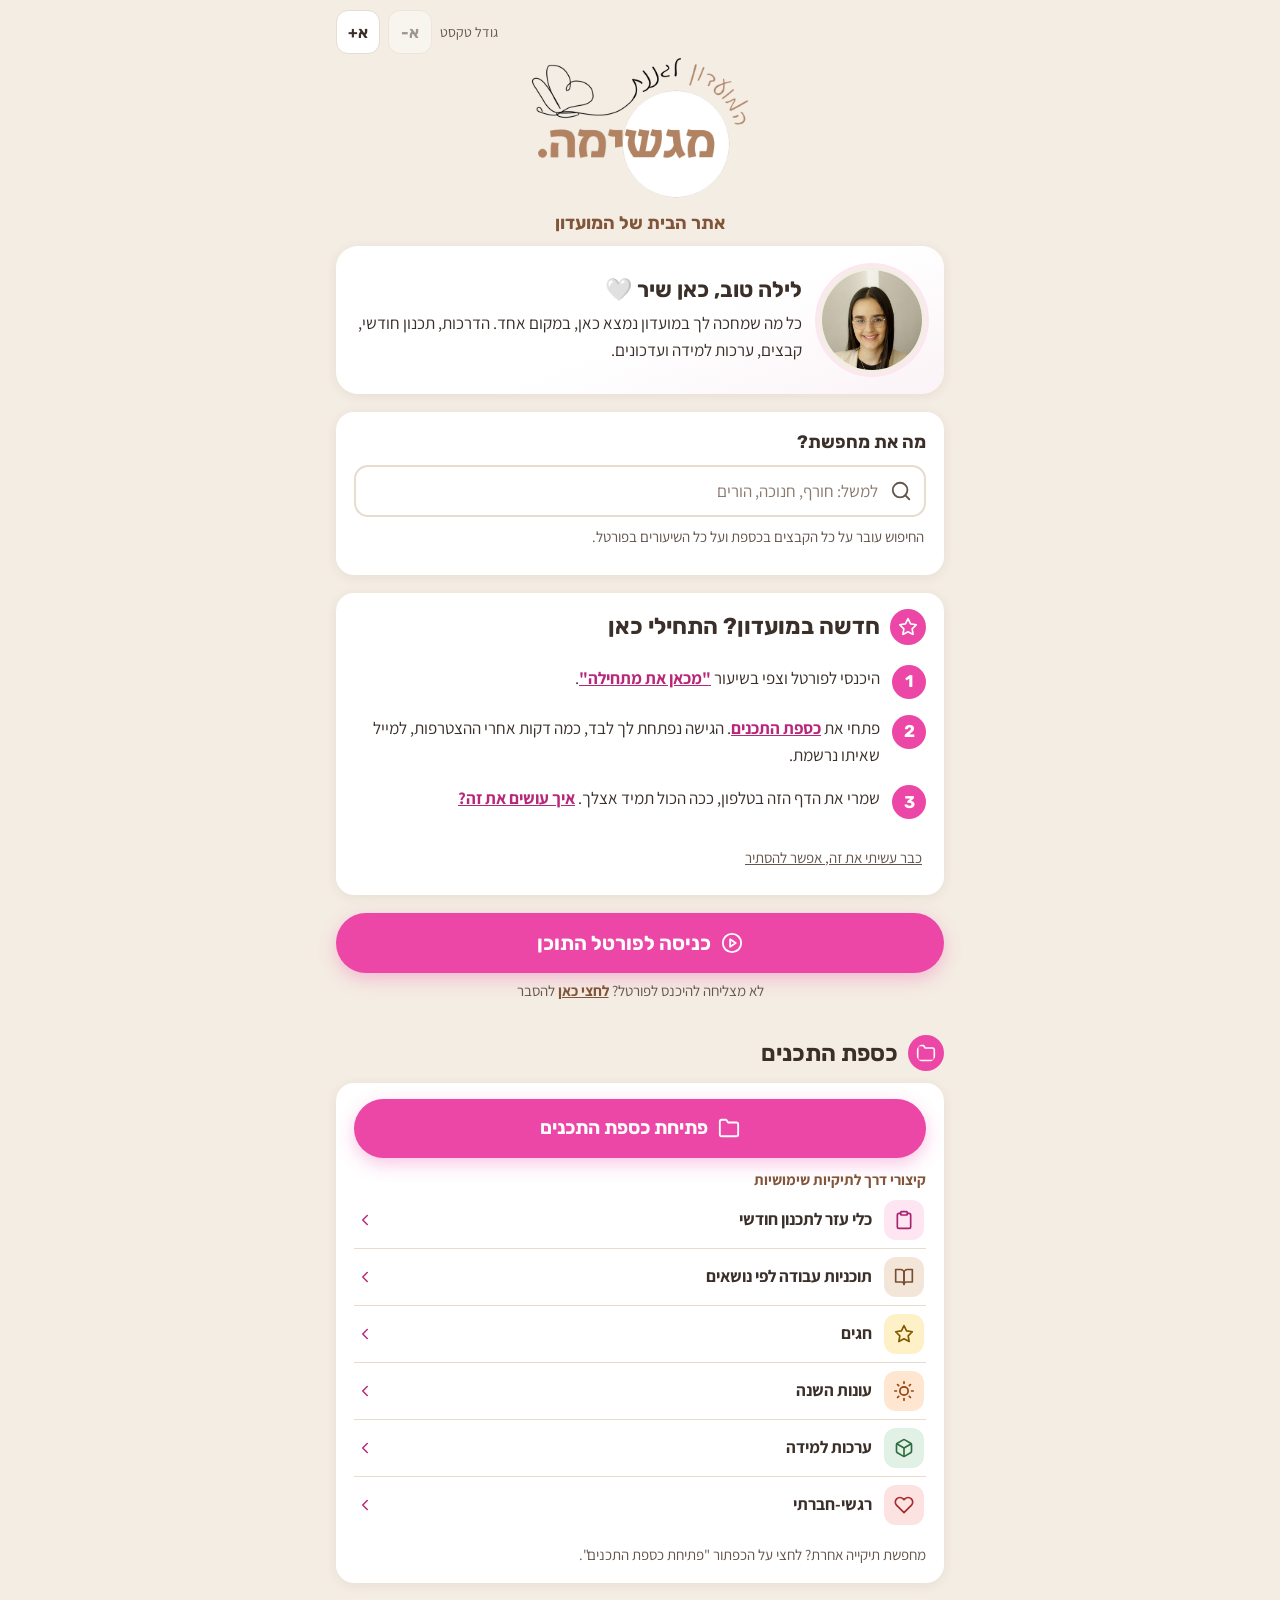
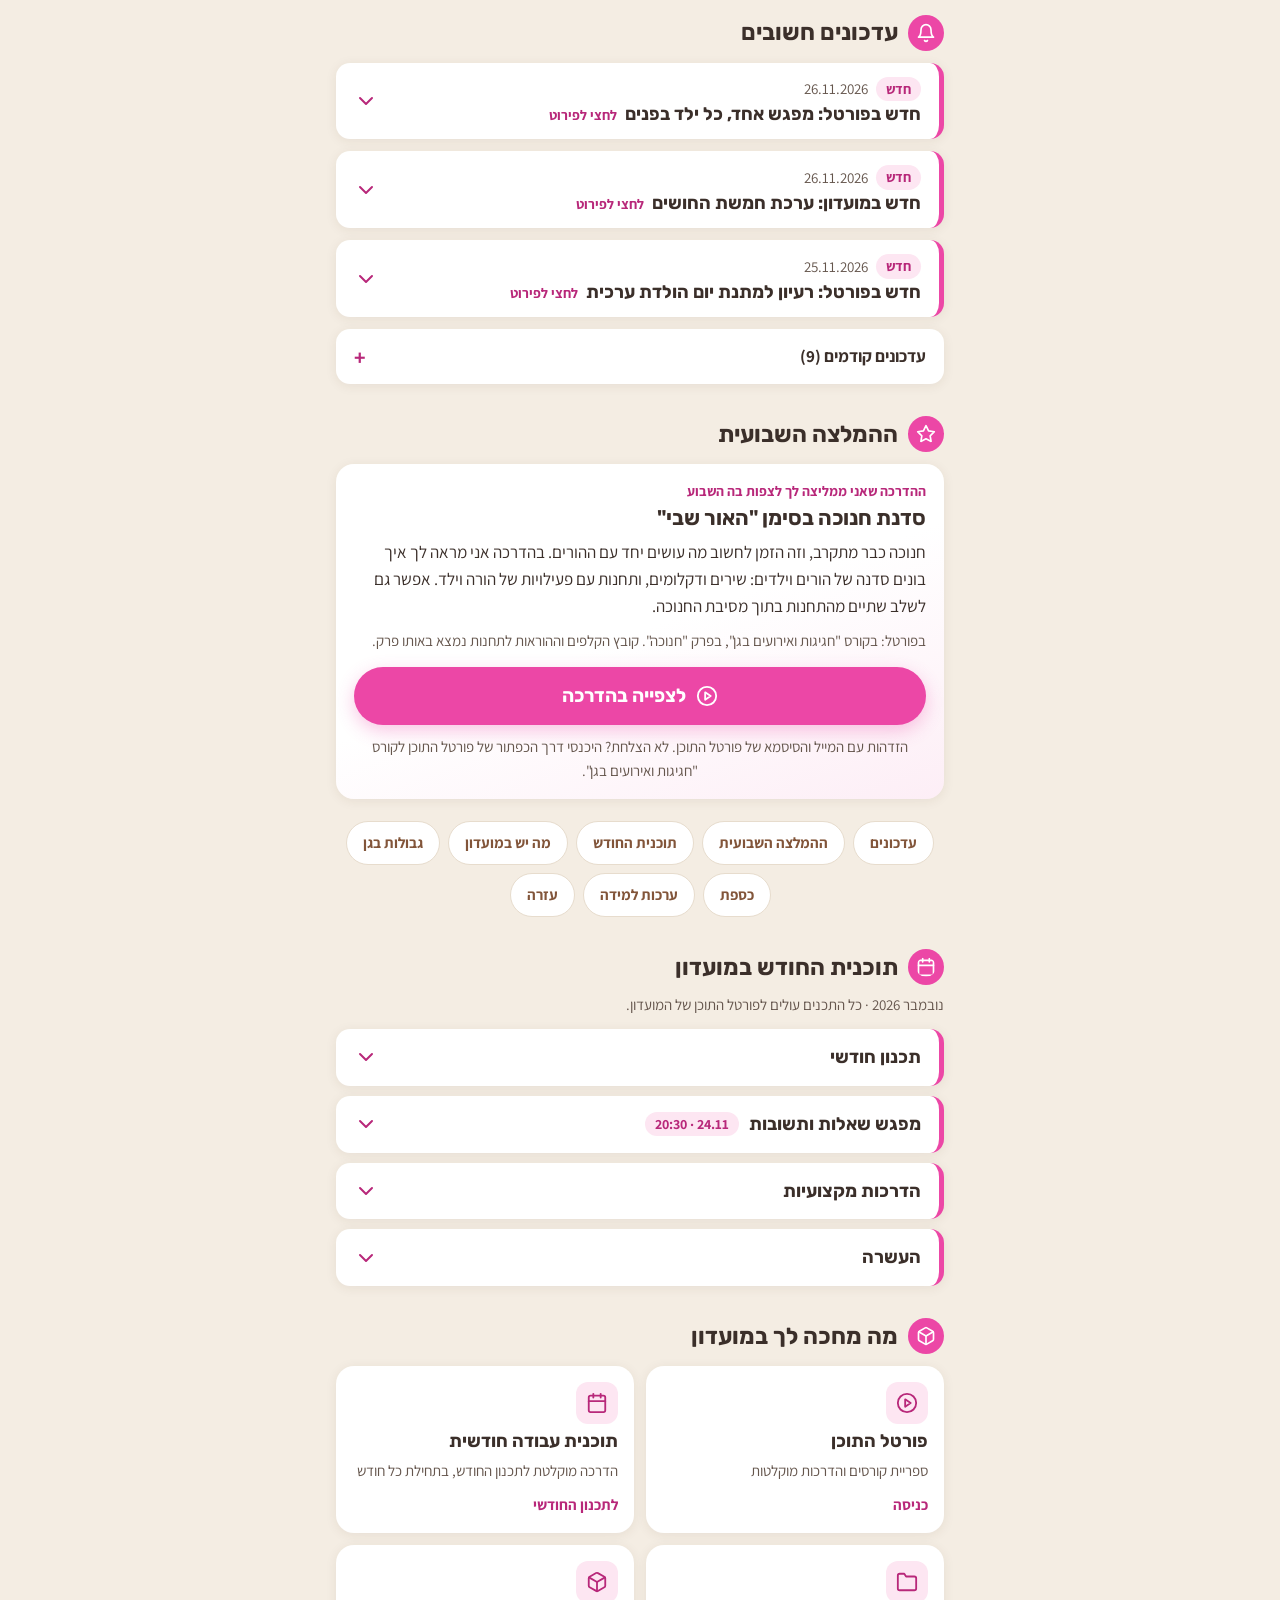
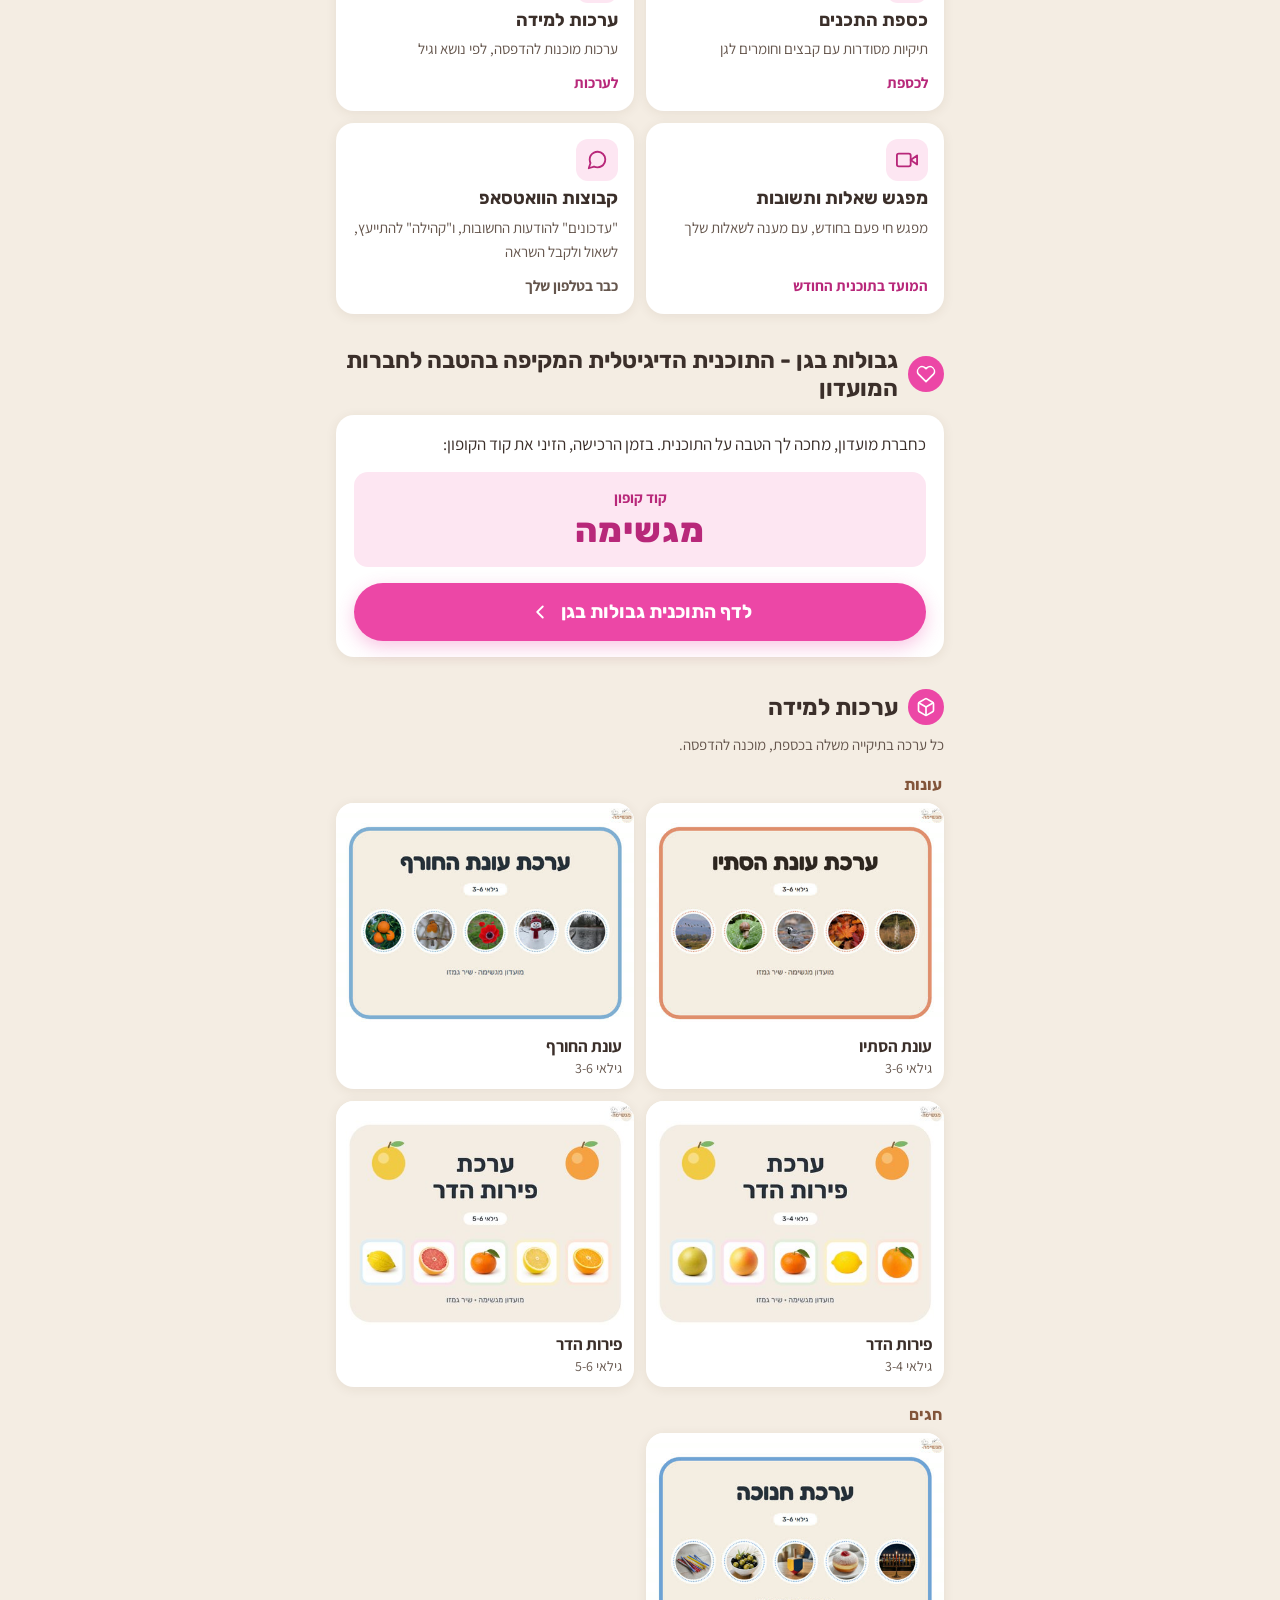
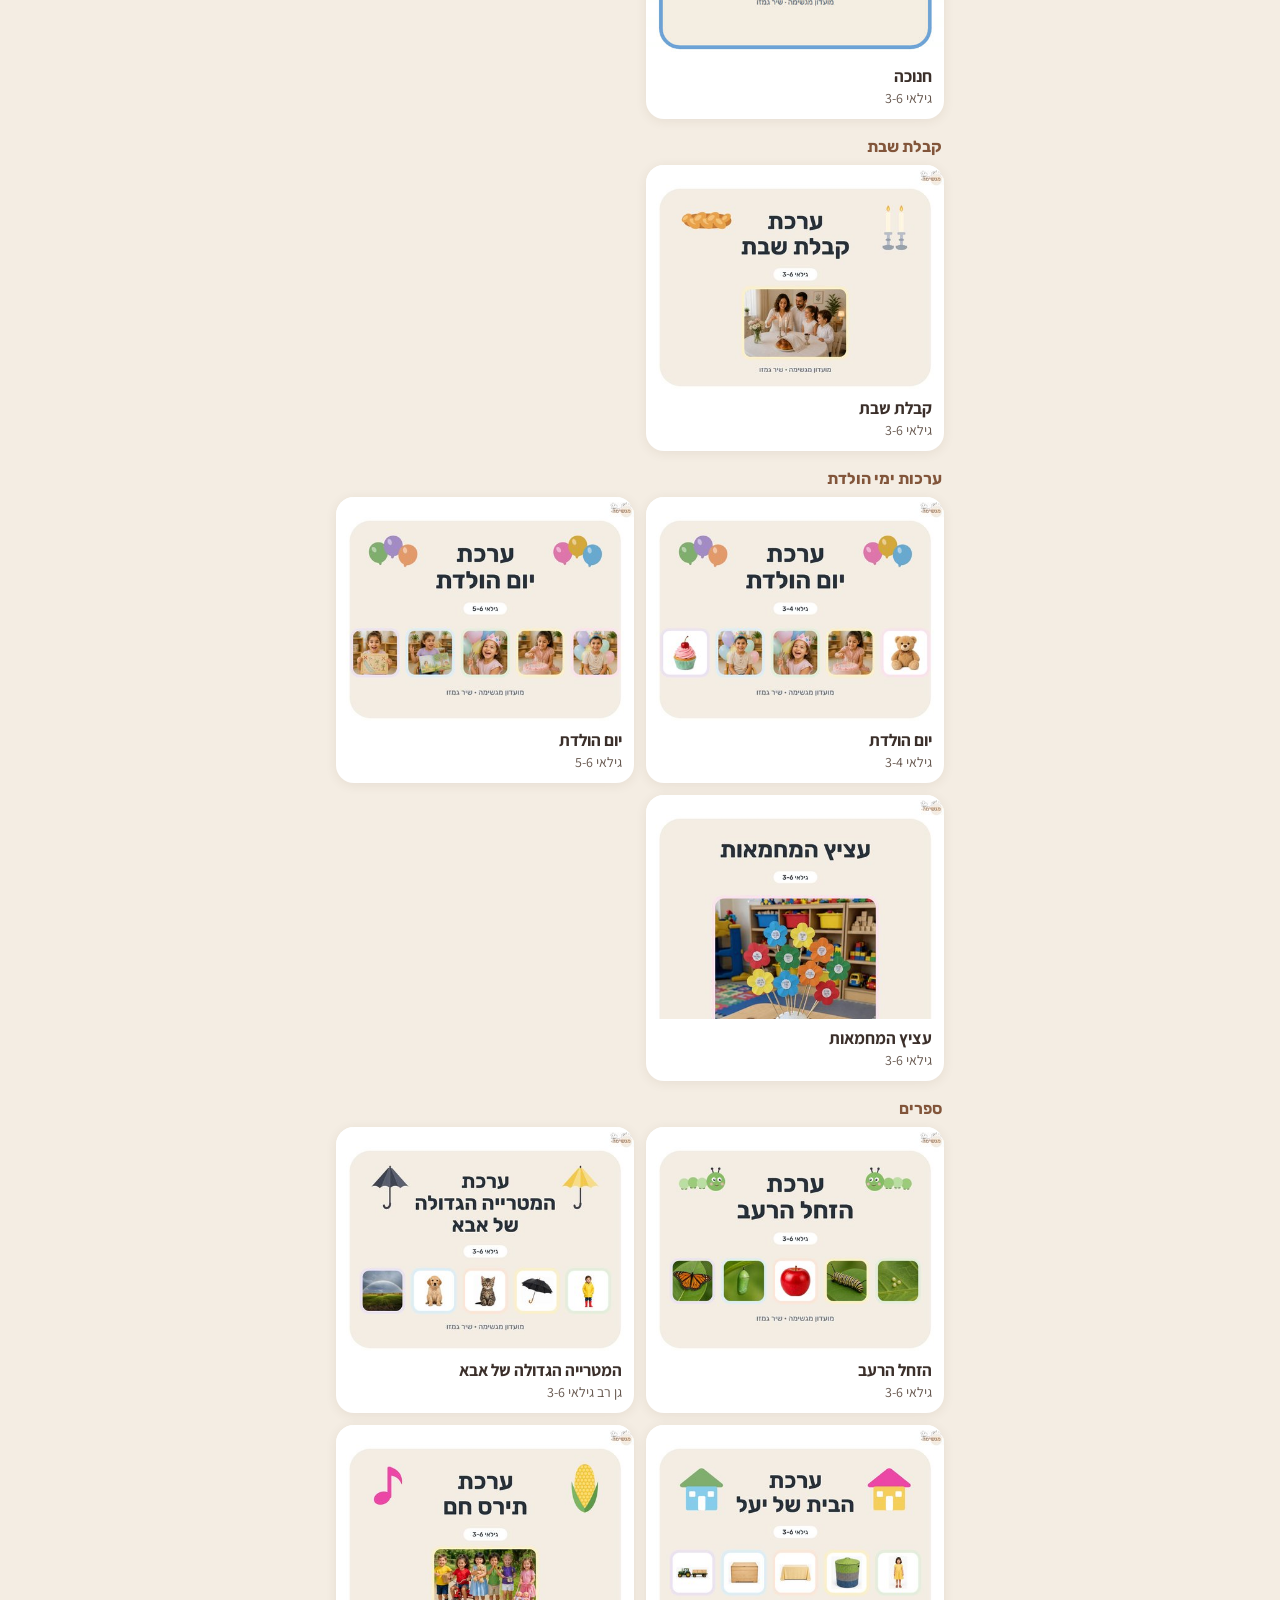
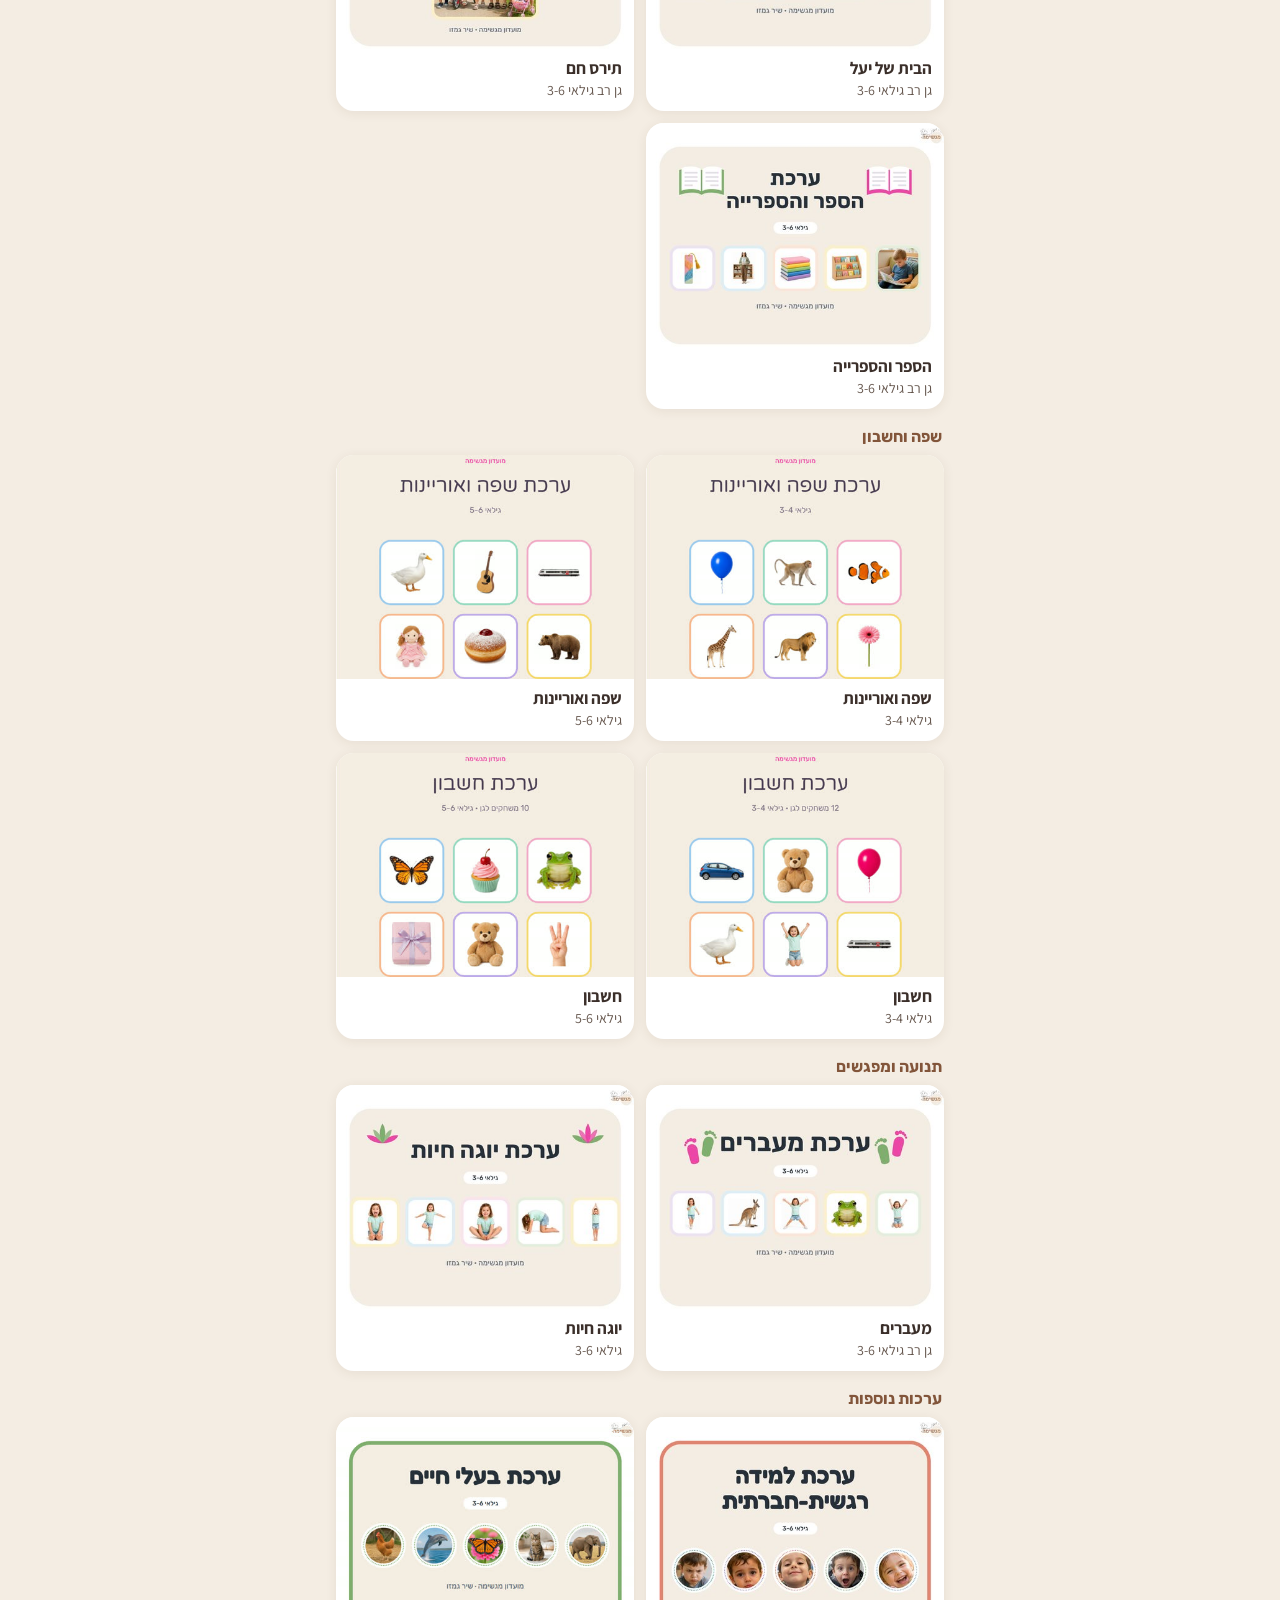
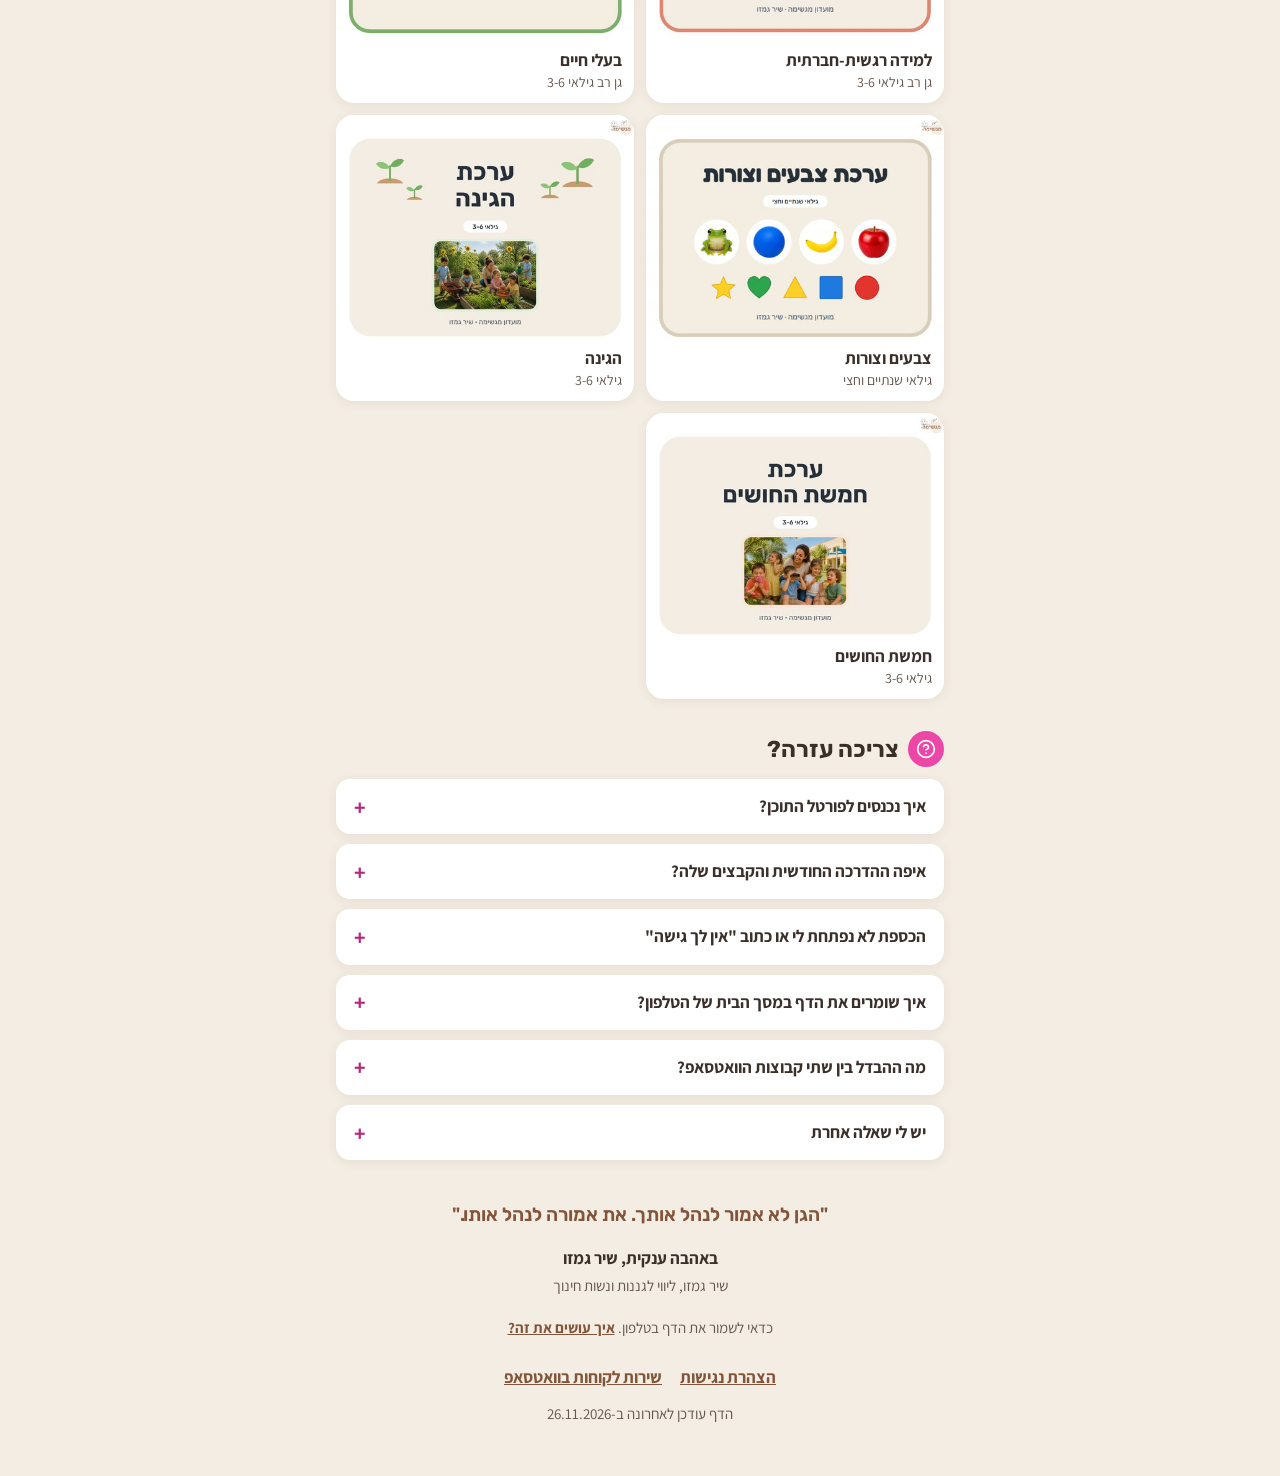
<file: index.html>
<!doctype html>
<html lang="he" dir="rtl">
<head>
<meta charset="utf-8">
<meta name="viewport" content="width=device-width, initial-scale=1, viewport-fit=cover">
<meta name="robots" content="noindex, nofollow">
<title>אתר הבית של המועדון | מגשימה</title>
<meta name="description" content="כל מה שמחכה לך במועדון מגשימה, במקום אחד">
<meta property="og:type" content="website">
<meta property="og:locale" content="he_IL">
<meta property="og:title" content="אתר הבית של המועדון">
<meta property="og:description" content="כל מה שמחכה לך במועדון מגשימה, במקום אחד">
<meta property="og:url" content="https://shirgamzo1.github.io/magshima/">
<meta property="og:image" content="https://shirgamzo1.github.io/magshima/img/icon-512.png">
<meta name="theme-color" content="#f4ede3">
<link rel="icon" type="image/png" href="img/icon-180.png">
<link rel="apple-touch-icon" href="img/icon-180.png">
<link rel="manifest" href="manifest.json">
<link rel="preconnect" href="https://fonts.googleapis.com">
<link rel="preconnect" href="https://fonts.gstatic.com" crossorigin>
<link href="https://fonts.googleapis.com/css2?family=Assistant:wght@400;600;700&family=Rubik:wght@600;700&display=swap" rel="stylesheet">
<link rel="stylesheet" href="style.css?v=20261110">
<script>
  // גודל הטקסט שנבחר בפעם הקודמת, לפני שהדף מצויר (כדי שלא יקפוץ)
  try { var fs = localStorage.getItem('magshima-fs'); if (fs) document.documentElement.setAttribute('data-fs', fs); } catch (e) {}
</script>
</head>
<body>
<a class="skip" href="#main">דלגי לתוכן</a>

<svg width="0" height="0" style="position:absolute" aria-hidden="true" focusable="false">
  <symbol id="i-play" viewBox="0 0 24 24"><circle cx="12" cy="12" r="10"/><polygon points="10 8 16 12 10 16 10 8"/></symbol>
  <symbol id="i-cal" viewBox="0 0 24 24"><rect x="3" y="4" width="18" height="18" rx="2"/><line x1="16" y1="2" x2="16" y2="6"/><line x1="8" y1="2" x2="8" y2="6"/><line x1="3" y1="10" x2="21" y2="10"/></symbol>
  <symbol id="i-folder" viewBox="0 0 24 24"><path d="M22 19a2 2 0 0 1-2 2H4a2 2 0 0 1-2-2V5a2 2 0 0 1 2-2h5l2 3h9a2 2 0 0 1 2 2z"/></symbol>
  <symbol id="i-box" viewBox="0 0 24 24"><path d="M21 16V8a2 2 0 0 0-1-1.73l-7-4a2 2 0 0 0-2 0l-7 4A2 2 0 0 0 3 8v8a2 2 0 0 0 1 1.73l7 4a2 2 0 0 0 2 0l7-4A2 2 0 0 0 21 16z"/><polyline points="3.27 6.96 12 12.01 20.73 6.96"/><line x1="12" y1="22.08" x2="12" y2="12"/></symbol>
  <symbol id="i-video" viewBox="0 0 24 24"><polygon points="23 7 16 12 23 17 23 7"/><rect x="1" y="5" width="15" height="14" rx="2"/></symbol>
  <symbol id="i-chat" viewBox="0 0 24 24"><path d="M21 11.5a8.38 8.38 0 0 1-.9 3.8 8.5 8.5 0 0 1-7.6 4.7 8.38 8.38 0 0 1-3.8-.9L3 21l1.9-5.7a8.38 8.38 0 0 1-.9-3.8 8.5 8.5 0 0 1 4.7-7.6 8.38 8.38 0 0 1 3.8-.9h.5a8.48 8.48 0 0 1 8 8v.5z"/></symbol>
  <symbol id="i-bell" viewBox="0 0 24 24"><path d="M18 8A6 6 0 0 0 6 8c0 7-3 9-3 9h18s-3-2-3-9"/><path d="M13.73 21a2 2 0 0 1-3.46 0"/></symbol>
  <symbol id="i-help" viewBox="0 0 24 24"><circle cx="12" cy="12" r="10"/><path d="M9.09 9a3 3 0 0 1 5.83 1c0 2-3 3-3 3"/><line x1="12" y1="17" x2="12.01" y2="17"/></symbol>
  <symbol id="i-left" viewBox="0 0 24 24"><polyline points="15 18 9 12 15 6"/></symbol>
  <symbol id="i-down" viewBox="0 0 24 24"><polyline points="6 9 12 15 18 9"/></symbol>
  <symbol id="i-search" viewBox="0 0 24 24"><circle cx="11" cy="11" r="8"/><line x1="21" y1="21" x2="16.65" y2="16.65"/></symbol>
  <symbol id="i-file" viewBox="0 0 24 24"><path d="M13 2H6a2 2 0 0 0-2 2v16a2 2 0 0 0 2 2h12a2 2 0 0 0 2-2V9z"/><polyline points="13 2 13 9 20 9"/></symbol>
  <symbol id="i-clip" viewBox="0 0 24 24"><path d="M16 4h2a2 2 0 0 1 2 2v14a2 2 0 0 1-2 2H6a2 2 0 0 1-2-2V6a2 2 0 0 1 2-2h2"/><rect x="8" y="2" width="8" height="4" rx="1"/></symbol>
  <symbol id="i-book" viewBox="0 0 24 24"><path d="M2 3h6a4 4 0 0 1 4 4v14a3 3 0 0 0-3-3H2z"/><path d="M22 3h-6a4 4 0 0 0-4 4v14a3 3 0 0 1 3-3h7z"/></symbol>
  <symbol id="i-star" viewBox="0 0 24 24"><polygon points="12 2 15.09 8.26 22 9.27 17 14.14 18.18 21.02 12 17.77 5.82 21.02 7 14.14 2 9.27 8.91 8.26 12 2"/></symbol>
  <symbol id="i-sun" viewBox="0 0 24 24"><circle cx="12" cy="12" r="5"/><line x1="12" y1="1" x2="12" y2="3"/><line x1="12" y1="21" x2="12" y2="23"/><line x1="4.22" y1="4.22" x2="5.64" y2="5.64"/><line x1="18.36" y1="18.36" x2="19.78" y2="19.78"/><line x1="1" y1="12" x2="3" y2="12"/><line x1="21" y1="12" x2="23" y2="12"/><line x1="4.22" y1="19.78" x2="5.64" y2="18.36"/><line x1="18.36" y1="5.64" x2="19.78" y2="4.22"/></symbol>
  <symbol id="i-home" viewBox="0 0 24 24"><path d="M3 9l9-7 9 7v11a2 2 0 0 1-2 2H5a2 2 0 0 1-2-2z"/><polyline points="9 22 9 12 15 12 15 22"/></symbol>
  <symbol id="i-heart" viewBox="0 0 24 24"><path d="M20.84 4.61a5.5 5.5 0 0 0-7.78 0L12 5.67l-1.06-1.06a5.5 5.5 0 0 0-7.78 7.78l1.06 1.06L12 21.23l7.78-7.78 1.06-1.06a5.5 5.5 0 0 0 0-7.78z"/></symbol>
</svg>

<div class="wrap">

  <div class="topbar" id="fs-bar" hidden>
    <span class="label" id="fs-label">גודל טקסט</span>
    <button type="button" class="fs-btn" id="fs-down" aria-label="הקטנת הטקסט" aria-describedby="fs-label">א-</button>
    <button type="button" class="fs-btn" id="fs-up" aria-label="הגדלת הטקסט" aria-describedby="fs-label">א+</button>
  </div>

  <header>
    <h1><img class="logo" src="img/logo.png" alt="מגשימה - המועדון לגננת" width="600" height="390"><span class="site-name">אתר הבית של המועדון</span></h1>
    <div class="hero">
      <img src="img/shir.jpg" alt="שיר גמזו" width="108" height="108">
      <div>
        <p class="hi" id="greet">היי, כאן שיר 🤍</p>
        <p>כל מה שמחכה לך במועדון נמצא כאן, במקום אחד. הדרכות, תכנון חודשי, קבצים, ערכות למידה ועדכונים.</p>
      </div>
    </div>
  </header>

  <main id="main" tabindex="-1">

  <!-- ===== חיפוש: הרשימה נבנית מהכספת ומהפורטל (data/search.json) ===== -->
  <div class="card search" id="search-box" role="search" hidden>
    <label for="q">מה את מחפשת?</label>
    <div class="field">
      <svg class="ic" aria-hidden="true" focusable="false"><use href="#i-search"/></svg>
      <input id="q" type="search" autocomplete="off" enterkeyhint="search" placeholder="למשל: חורף, חנוכה, הורים" aria-describedby="q-hint">
    </div>
    <p class="small hint" id="q-hint">החיפוש עובר על כל הקבצים בכספת ועל כל השיעורים בפורטל.</p>
    <p class="status" id="q-status" role="status" aria-live="polite"></p>
    <ul class="results" id="q-results"></ul>
  </div>

  <!-- ===== התחילי כאן: אפשר להסתיר, הבחירה נשמרת בטלפון ===== -->
  <section class="card start reveal" id="start" aria-labelledby="start-title">
    <h2 id="start-title"><svg class="ic" aria-hidden="true" focusable="false"><use href="#i-star"/></svg>חדשה במועדון? התחילי כאן</h2>
    <ol>
      <li><span>היכנסי לפורטל וצפי בשיעור <a href="https://my.schooler.biz/s/79175/1722423561380/-Ld_5wo?tid=0" target="_blank" rel="noopener">"מכאן את מתחילה"</a>.</span></li>
      <li><span>פתחי את <a href="https://drive.google.com/drive/folders/1gWZ2d-GMRm7BiyMfPkXwq50lIYrFy1hn" target="_blank" rel="noopener">כספת התכנים</a>. הגישה נפתחת לך לבד, כמה דקות אחרי ההצטרפות, למייל שאיתו נרשמת.</span></li>
      <li><span>שמרי את הדף הזה בטלפון, ככה הכול תמיד אצלך. <a href="#save-page">איך עושים את זה?</a></span></li>
    </ol>
    <button type="button" class="hide" id="start-hide" hidden>כבר עשיתי את זה, אפשר להסתיר</button>
  </section>

  <a class="btn big" href="https://my.schooler.biz/s/79388/bundles" target="_blank" rel="noopener">
    <svg class="ic" aria-hidden="true" focusable="false"><use href="#i-play"/></svg>
    כניסה לפורטל התוכן
  </a>
  <p class="note">לא מצליחה להיכנס לפורטל? <a href="https://docs.google.com/document/d/1D9RWWdTpgFitQ6dRYPF421nI_laHAf1SZE3qS4vfQsI/edit?usp=sharing" target="_blank" rel="noopener">לחצי כאן</a> להסבר</p>

  <!-- ===== הדבר הבא: מתמלא מהאירועים ב-app.js, ונעלם כשאין אירוע קרוב ===== -->
  <section class="card next reveal" id="next" aria-labelledby="next-title" hidden>
    <span class="label">הדבר הבא במועדון</span>
    <h3 id="next-title"></h3>
    <div class="when"><span id="next-when"></span><span class="count" id="next-count"></span></div>
    <p class="small" id="next-note" style="margin:6px 0 0;"></p>
    <div class="actions">
      <a class="btn-line" id="next-google" href="#" target="_blank" rel="noopener"><svg class="ic" aria-hidden="true" focusable="false"><use href="#i-cal"/></svg>ליומן גוגל</a>
      <a class="btn-line" id="next-ics" href="#"><svg class="ic" aria-hidden="true" focusable="false"><use href="#i-cal"/></svg>ליומן באייפון</a>
    </div>
  </section>

  <!-- ===== כספת התכנים ===== -->
  <section id="vault" class="reveal" aria-labelledby="vault-title">
    <h2 id="vault-title"><svg class="ic" aria-hidden="true" focusable="false"><use href="#i-folder"/></svg>כספת התכנים</h2>
    <div class="card">
      <a class="btn" style="margin:0 0 10px;" href="https://drive.google.com/drive/folders/1gWZ2d-GMRm7BiyMfPkXwq50lIYrFy1hn" target="_blank" rel="noopener">
        <svg class="ic" aria-hidden="true" focusable="false"><use href="#i-folder"/></svg>
        פתיחת כספת התכנים
      </a>
      <p class="group-title">קיצורי דרך לתיקיות שימושיות</p>
      <ul class="links">
        <li><a href="https://drive.google.com/drive/folders/1A2P755ctre6lNRlhnAJIRO4oaiWc-odX" target="_blank" rel="noopener"><span class="fi c1"><svg class="ic" aria-hidden="true" focusable="false"><use href="#i-clip"/></svg></span>כלי עזר לתכנון חודשי<svg class="ic chev" aria-hidden="true" focusable="false"><use href="#i-left"/></svg></a></li>
        <li><a href="https://drive.google.com/drive/folders/157sPovLjyp3lP8tnfw--QRPLPLxwPL4r" target="_blank" rel="noopener"><span class="fi c2"><svg class="ic" aria-hidden="true" focusable="false"><use href="#i-book"/></svg></span>תוכניות עבודה לפי נושאים<svg class="ic chev" aria-hidden="true" focusable="false"><use href="#i-left"/></svg></a></li>
        <li><a href="https://drive.google.com/drive/folders/1jpD2JZpMqJAZtDXjxz134vEIDzXUdcsZ" target="_blank" rel="noopener"><span class="fi c3"><svg class="ic" aria-hidden="true" focusable="false"><use href="#i-star"/></svg></span>חגים<svg class="ic chev" aria-hidden="true" focusable="false"><use href="#i-left"/></svg></a></li>
        <li><a href="https://drive.google.com/drive/folders/1hD9d4mRRV1V_1Q4SUKt-s_FA7AVM1vzU" target="_blank" rel="noopener"><span class="fi c4"><svg class="ic" aria-hidden="true" focusable="false"><use href="#i-sun"/></svg></span>עונות השנה<svg class="ic chev" aria-hidden="true" focusable="false"><use href="#i-left"/></svg></a></li>
        <li><a href="https://drive.google.com/drive/folders/1918jKeGq7XH9ad2KCJQC7O-Hd79pDxum" target="_blank" rel="noopener"><span class="fi c5"><svg class="ic" aria-hidden="true" focusable="false"><use href="#i-box"/></svg></span>ערכות למידה<svg class="ic chev" aria-hidden="true" focusable="false"><use href="#i-left"/></svg></a></li>
        <li><a href="https://drive.google.com/drive/folders/1-9N-3Y8lYRHp9-tjIXg_RxYLHIWdmrWl" target="_blank" rel="noopener"><span class="fi c6"><svg class="ic" aria-hidden="true" focusable="false"><use href="#i-heart"/></svg></span>רגשי-חברתי<svg class="ic chev" aria-hidden="true" focusable="false"><use href="#i-left"/></svg></a></li>
      </ul>
      <p class="small" style="margin:10px 0 0;">מחפשת תיקייה אחרת? לחצי על הכפתור "פתיחת כספת התכנים".</p>
    </div>
  </section>

  <!-- ===== עדכונים חשובים: הכי חדש למעלה. כל עדכון הוא חלון נפתח עם חץ.
       בכותרת רואים תאריך וכותרת (ו"לחצי לפירוט" מגיע לבד מהעיצוב), בפנים הפירוט והקישור.
       data-date קובע את "חדש" (שבועיים). רק 3 גלויים, השאר עוברים לבד ל"עדכונים קודמים". ===== -->
  <section id="updates" class="reveal" aria-labelledby="updates-title">
    <h2 id="updates-title"><svg class="ic" aria-hidden="true" focusable="false"><use href="#i-bell"/></svg>עדכונים חשובים</h2>
    <div class="stack" id="updates-list">

      <details class="update" data-date="2026-11-26">
        <summary><span class="t"><span class="meta"><span class="small">26.11.2026</span></span><h3>חדש בפורטל: מפגש אחד, כל ילד בפנים</h3></span><svg class="ic arrow" aria-hidden="true" focusable="false"><use href="#i-down"/></svg></summary>
        <div class="answer">
          <p>ההדרכה החדשה עלתה: כלים לבניית מפגש אחד לילדים בגילאים שונים וברמות שונות, כך שכל ילד משתתף ולומד. היא בפורטל, בקורס "מפגשים בגן", בפרק "התאמת מפגש לגילאים שונים ו/או רמות שונות".</p>
          <p>ממליצה לך לצפות קודם בסדנת "מפגש בקלות" באותו קורס, כדי להבין את הבסיס.</p>
          <div style="display:flex; flex-wrap:wrap; gap:4px 20px;">
            <a class="link" href="https://my.schooler.biz/s/108438/1768728544408/vTBOOp8?tid=0" target="_blank" rel="noopener">לצפייה בהדרכה <svg class="ic" aria-hidden="true" focusable="false"><use href="#i-left"/></svg></a>
            <a class="link" href="https://my.schooler.biz/s/108438/1768728544408/jMrWV2Y?tid=0" target="_blank" rel="noopener">לסדנת מפגש בקלות <svg class="ic" aria-hidden="true" focusable="false"><use href="#i-left"/></svg></a>
          </div>
        </div>
      </details>

      <details class="update" data-date="2026-11-26">
        <summary><span class="t"><span class="meta"><span class="small">26.11.2026</span></span><h3>חדש במועדון: ערכת חמשת החושים</h3></span><svg class="ic arrow" aria-hidden="true" focusable="false"><use href="#i-down"/></svg></summary>
        <div class="answer">
          <p>16 משחקים סביב חמשת החושים: מה שומעים, מה מריחים, נוגעים ומרגישים, מתוק חמוץ ומלוח, מה רואים בזכוכית המגדלת, וגם לוטו הקולות ומשחק לוח "טיול חושים". לגן רב גילאי 3-6, בכל משחק יש גרסה בסיסית ואתגר, ולכל משחק יש דף הסבר בשבילך.</p>
          <a class="link" href="https://drive.google.com/drive/folders/1-mZg3QYil8jTlY_B5VBYggv1f_vaxJqj" target="_blank" rel="noopener">לערכת חמשת החושים <svg class="ic" aria-hidden="true" focusable="false"><use href="#i-left"/></svg></a>
        </div>
      </details>

      <details class="update" data-date="2026-11-25">
        <summary><span class="t"><span class="meta"><span class="small">25.11.2026</span></span><h3>חדש בפורטל: רעיון למתנת יום הולדת ערכית</h3></span><svg class="ic arrow" aria-hidden="true" focusable="false"><use href="#i-down"/></svg></summary>
        <div class="answer">
          <p>סרטון קצר על עציץ המחמאות: מתנת יום הולדת שכל הגן מכין לחבר שחוגג. כל ילד מקשט פרח ואומר משפט טוב על החוגג, והחוגג חוזר הביתה עם עציץ מלא במילים טובות.</p>
          <p>הקובץ המלא להדפסה מחכה מתחת לסרטון, ב"קבצים מצורפים": פרחים צבעוניים, פרחים לצביעה, עלים, תגית לעציץ ודגלי יום הולדת. הוא נמצא גם בכספת, בתיקייה "ערכות ימי הולדת".</p>
          <div style="display:flex; flex-wrap:wrap; gap:4px 20px;">
            <a class="link" href="https://my.schooler.biz/s/81665/1726481641685/Wz8yBnI?tid=0" target="_blank" rel="noopener">לצפייה בסרטון בפורטל <svg class="ic" aria-hidden="true" focusable="false"><use href="#i-left"/></svg></a>
            <a class="link" href="https://drive.google.com/file/d/1wOKVaBuEqRj4bXwPb-1_TO98_Uh6wcLr/view" target="_blank" rel="noopener">לקובץ בכספת <svg class="ic" aria-hidden="true" focusable="false"><use href="#i-left"/></svg></a>
          </div>
        </div>
      </details>

      <details class="update" data-date="2026-11-09">
        <summary><span class="t"><span class="meta"><span class="small">9.11.2026</span></span><h3>תכנון דצמבר כבר בפורטל</h3></span><svg class="ic arrow" aria-hidden="true" focusable="false"><use href="#i-down"/></svg></summary>
        <div class="answer">
          <p>ההדרכה המוקלטת לתכנון החודש מחכה לך. פריסות הנושא לחורף, פירות הדר וביאליק נמצאות מתחת לשיעור, ב"קבצים מצורפים".</p>
          <a class="link" href="https://my.schooler.biz/s/79790/1723446311993/lmqREO4?tid=0" target="_blank" rel="noopener">לצפייה בהדרכה <svg class="ic" aria-hidden="true" focusable="false"><use href="#i-left"/></svg></a>
        </div>
      </details>

      <details class="update" data-date="2026-11-02">
        <summary><span class="t"><span class="meta"><span class="small">2.11.2026</span></span><h3>חדש במועדון: ערכת הגינה</h3></span><svg class="ic arrow" aria-hidden="true" focusable="false"><use href="#i-down"/></svg></summary>
        <div class="answer">
          <p>16 משחקים סביב הגינה בגן: מה אוכלים מהצמח, כלי הגינה, מי גר בגינה, חמשת החושים, שותלים בערוגות ומכינים סלט מהגינה. לגן רב גילאי 3-6, בכל משחק יש גרסה בסיסית ואתגר, ולכל משחק יש דף הסבר בשבילך.</p>
          <a class="link" href="https://drive.google.com/drive/folders/1ObiCrtlBkMjdHdjx49Un6H60R0Tr2q3R" target="_blank" rel="noopener">לערכת הגינה <svg class="ic" aria-hidden="true" focusable="false"><use href="#i-left"/></svg></a>
        </div>
      </details>

      <details class="update" data-date="2026-11-02">
        <summary><span class="t"><span class="meta"><span class="small">2.11.2026</span></span><h3>חדש במועדון: קבלת שבת ויוגה חיות</h3></span><svg class="ic arrow" aria-hidden="true" focusable="false"><use href="#i-down"/></svg></summary>
        <div class="answer">
          <p>ערכת קבלת שבת: 15 משחקים סביב ההכנות לשבת, שולחן השבת והחלה, לגן רב גילאי 3-6.</p>
          <p>ערכת יוגה חיות: מפגש תנועה שלם עם 20 תנוחות של חיות, נשימות, מסעות להקראה ורגיעה בסוף. הכרטיסיות בגודל רבע דף, ויש דפי הסבר ורעיונות בשבילך.</p>
          <div style="display:flex; flex-wrap:wrap; gap:4px 20px;">
            <a class="link" href="https://drive.google.com/drive/folders/1if_FknPKOcpASYgIVHc6hTQZnCrrRFl3" target="_blank" rel="noopener">לערכת קבלת שבת <svg class="ic" aria-hidden="true" focusable="false"><use href="#i-left"/></svg></a>
            <a class="link" href="https://drive.google.com/drive/folders/1rHlFFFeKgSmb1Py5rEzVnf-w8_-I5wrv" target="_blank" rel="noopener">לערכת יוגה חיות <svg class="ic" aria-hidden="true" focusable="false"><use href="#i-left"/></svg></a>
          </div>
        </div>
      </details>

      <details class="update" data-date="2026-10-25">
        <summary><span class="t"><span class="meta"><span class="small">25.10.2026</span></span><h3>חדש במועדון: 8 ערכות למידה חדשות</h3></span><svg class="ic arrow" aria-hidden="true" focusable="false"><use href="#i-down"/></svg></summary>
        <div class="answer">
          <p>ערכות סביב ספרי ילדים אהובים: הזחל הרעב, המטרייה הגדולה של אבא, הבית של יעל ותירס חם.</p>
          <p>ובנוסף: פירות הדר (ערכה לגילאי 3-4 וערכה לגילאי 5-6), הספר והספרייה, וערכת מעברים לתנועה ומשחק במעברים בין הפעילויות בגן.</p>
          <p>כל הערכות מוכנות להדפסה, ולכל משחק יש דף הסבר בשבילך.</p>
          <a class="link" href="#kits">לכל הערכות <svg class="ic" aria-hidden="true" focusable="false"><use href="#i-left"/></svg></a>
        </div>
      </details>

      <details class="update" data-date="2026-10-22">
        <summary><span class="t"><span class="meta"><span class="small">22.10.2026</span></span><h3>חדש במועדון: ערכות יום הולדת</h3></span><svg class="ic arrow" aria-hidden="true" focusable="false"><use href="#i-down"/></svg></summary>
        <div class="answer">
          <p>ביום ההולדת, החוגג או החוגגת בוחרים בלוח הבחירה פעילויות שמחזקות אותם וגם מלמדות משהו, וכל הגן חוגג יחד. יש ערכה לגילאי 3-4 וערכה לגילאי 5-6, מוכנות להדפסה, ולכל פעילות דף הסבר בשבילך.</p>
          <p>בסוף כל ערכה מחכה החלק של ההורים: דף אישי שממלאים בבית ומביאים לגן.</p>
          <div style="display:flex; flex-wrap:wrap; gap:4px 20px;">
            <a class="link" href="https://drive.google.com/drive/folders/18CNC7EkO7u9tMt-Pr8jek1MEodDCrZ8W" target="_blank" rel="noopener">לערכה לגילאי 3-4 <svg class="ic" aria-hidden="true" focusable="false"><use href="#i-left"/></svg></a>
            <a class="link" href="https://drive.google.com/drive/folders/1yu7HG2PHOXQxjSLQz2bEiThgYLjjISzb" target="_blank" rel="noopener">לערכה לגילאי 5-6 <svg class="ic" aria-hidden="true" focusable="false"><use href="#i-left"/></svg></a>
          </div>
        </div>
      </details>

      <details class="update" data-date="2026-10-21">
        <summary><span class="t"><span class="meta"><span class="small">21.10.2026</span></span><h3>חדש במועדון: חוברות עבודה</h3></span><svg class="ic arrow" aria-hidden="true" focusable="false"><use href="#i-down"/></svg></summary>
        <div class="answer">
          <p>חוברות דפי עבודה לסתיו, לחנוכה ולחורף, מוכנות להדפסה. לכל נושא חוברת לגילאי 3-4 וחוברת לגילאי 5-6, עם ספירה, אותיות, מבוכים, מצאו את ההבדלים ועוד.</p>
          <a class="link" href="https://drive.google.com/drive/folders/1JMjNCA2H8lsedrcbcNXjNqa0nxBmM5ir" target="_blank" rel="noopener">לחוברות בכספת <svg class="ic" aria-hidden="true" focusable="false"><use href="#i-left"/></svg></a>
        </div>
      </details>

      <details class="update" data-date="2026-10-19">
        <summary><span class="t"><span class="meta"><span class="small">19.10.2026</span></span><h3>ערכה חדשה בכספת: למידה רגשית-חברתית</h3></span><svg class="ic arrow" aria-hidden="true" focusable="false"><use href="#i-down"/></svg></summary>
        <div class="answer">
          <p>14 משחקים לגן רב גילאי 3-6, כמו לוח רגשות לבוקר, פינת הרגעה, "מקרב או מרחיק" ומסלול החברים. בכל משחק יש רמה לגילאי 3-4 ורמה לגילאי 5-6.</p>
          <a class="link" href="https://drive.google.com/drive/folders/1S1dQDqB0JXfobvrW7gW2pJ6Afys6lWe4" target="_blank" rel="noopener">לערכה בכספת <svg class="ic" aria-hidden="true" focusable="false"><use href="#i-left"/></svg></a>
        </div>
      </details>

      <details class="update" data-date="2026-10-18">
        <summary><span class="t"><span class="meta"><span class="small">18.10.2026</span></span><h3>ערכות למידה חדשות מחכות לך בכספת</h3></span><svg class="ic arrow" aria-hidden="true" focusable="false"><use href="#i-down"/></svg></summary>
        <div class="answer">
          <p>9 ערכות למידה מוכנות להדפסה: סתיו, חורף, חנוכה, בעלי חיים, צבעים וצורות, שפה ואוריינות וחשבון.</p>
          <a class="link" href="#kits">לכל הערכות <svg class="ic" aria-hidden="true" focusable="false"><use href="#i-left"/></svg></a>
        </div>
      </details>

      <details class="update" data-date="2026-10-07">
        <summary><span class="t"><span class="meta"><span class="small">7.10.2026</span></span><h3>תכנון נובמבר כבר בפורטל</h3></span><svg class="ic arrow" aria-hidden="true" focusable="false"><use href="#i-down"/></svg></summary>
        <div class="answer">
          <p>ההדרכה המוקלטת לתכנון החודש מחכה לך. הקבצים נמצאים מתחת לשיעור, ב"קבצים מצורפים".</p>
          <a class="link" href="https://my.schooler.biz/s/79790/1723446311993/DIMPiSU?tid=0" target="_blank" rel="noopener">לצפייה בהדרכה <svg class="ic" aria-hidden="true" focusable="false"><use href="#i-left"/></svg></a>
        </div>
      </details>

    </div>
    <details class="older" id="older" hidden>
      <summary>עדכונים קודמים</summary>
      <div class="answer stack" id="older-list"></div>
    </details>
  </section>

  <!-- ===== ההמלצה השבועית: הדרכה אחת מהפורטל (ביקשה 10.11.26). מחליפים כל שבוע: כותרת, טקסט, איפה בפורטל, קישור ===== -->
  <section id="weekly" class="reveal" aria-labelledby="weekly-title">
    <h2 id="weekly-title"><svg class="ic" aria-hidden="true" focusable="false"><use href="#i-star"/></svg>ההמלצה השבועית</h2>
    <div class="card weekly">
      <span class="label">ההדרכה שאני ממליצה לך לצפות בה השבוע</span>
      <h3>סדנת חנוכה בסימן "האור שבי"</h3>
      <p>חנוכה כבר מתקרב, וזה הזמן לחשוב מה עושים יחד עם ההורים. בהדרכה אני מראה לך איך בונים סדנה של הורים וילדים: שירים ודקלומים, ותחנות עם פעילויות של הורה וילד. אפשר גם לשלב שתיים מהתחנות בתוך מסיבת החנוכה.</p>
      <p class="small">בפורטל: בקורס "חגיגות ואירועים בגן", בפרק "חנוכה". קובץ הקלפים וההוראות לתחנות נמצא באותו פרק.</p>
      <a class="btn" href="https://my.schooler.biz/s/81665/1726481641685/TUiwfxE?tid=0" target="_blank" rel="noopener">
        <svg class="ic" aria-hidden="true" focusable="false"><use href="#i-play"/></svg>
        לצפייה בהדרכה
      </a>
      <p class="note" style="margin:10px 0 0;">הזדהות עם המייל והסיסמא של פורטל התוכן. לא הצלחת? היכנסי דרך הכפתור של פורטל התוכן לקורס "חגיגות ואירועים בגן".</p>
    </div>
  </section>

  <nav class="chips" aria-label="ניווט בדף">
    <a href="#updates">עדכונים</a>
    <a href="#weekly">ההמלצה השבועית</a>
    <a href="#schedule">תוכנית החודש</a>
    <a href="#club">מה יש במועדון</a>
    <a href="#boundaries">גבולות בגן</a>
    <a href="#vault">כספת</a>
    <a href="#kits">ערכות למידה</a>
    <a href="#help">עזרה</a>
  </nav>

  <!-- ===== תוכנית החודש: להחליף בתחילת כל חודש (וגם את האירוע ב-app.js) ===== -->
  <section id="schedule" class="reveal" aria-labelledby="schedule-title">
    <h2 id="schedule-title"><svg class="ic" aria-hidden="true" focusable="false"><use href="#i-cal"/></svg>תוכנית החודש במועדון</h2>
    <p class="small" style="margin:-4px 0 12px;">נובמבר 2026 · כל התכנים עולים לפורטל התוכן של המועדון.</p>

    <details class="plan">
      <summary><span class="t">תכנון חודשי</span><svg class="ic arrow" aria-hidden="true" focusable="false"><use href="#i-down"/></svg></summary>
      <div class="answer">
        <p><strong>תכנון חודש דצמבר:</strong> הקלטת ההדרכה כבר בפורטל, בפרק "תכנון דצמבר 2026". הקבצים נמצאים מתחת לשיעור, ב"קבצים מצורפים".</p>
        <ul>
          <li>תוכנית עבודה חודשית</li>
          <li>פריסה לנושאי החודש ע"פ תחומי ליבה</li>
        </ul>
        <a class="link" href="https://my.schooler.biz/s/79790/1723446311993" target="_blank" rel="noopener">לקורס תכנון חודשי בפורטל <svg class="ic" aria-hidden="true" focusable="false"><use href="#i-left"/></svg></a>
      </div>
    </details>

    <details class="plan">
      <summary><span class="t">מפגש שאלות ותשובות <span class="when">24.11 · 20:30</span></span><svg class="ic arrow" aria-hidden="true" focusable="false"><use href="#i-down"/></svg></summary>
      <div class="answer">
        <p>מפגש לייב בזום יתקיים ביום שלישי, 24.11.26, בשעה 20:30.</p>
        <p>הכיני מראש שאלות ממוקדות.</p>
      </div>
    </details>

    <details class="plan">
      <summary><span class="t">הדרכות מקצועיות</span><svg class="ic arrow" aria-hidden="true" focusable="false"><use href="#i-down"/></svg></summary>
      <div class="answer">
        <ol>
          <li><strong>מפגש מותאם לכל ילד:</strong> כלים לבניית מפגש אחד לילדים בגילאים שונים וברמות שונות, כך שכל ילד משתתף ולומד. <a class="link" href="https://my.schooler.biz/s/108438/1768728544408/vTBOOp8?tid=0" target="_blank" rel="noopener">כבר בפורטל, לצפייה <svg class="ic" aria-hidden="true" focusable="false"><use href="#i-left"/></svg></a></li>
          <li><strong>היערכות למסיבת חנוכה:</strong> מה מכינים ומתי: חלוקת תפקידים בצוות, תיאום עם ההורים והכנות שבוע אחרי שבוע.</li>
        </ol>
        <p class="small">* התכנים יעלו לצפייה בפורטל במהלך החודש</p>
      </div>
    </details>

    <details class="plan">
      <summary><span class="t">העשרה</span><svg class="ic arrow" aria-hidden="true" focusable="false"><use href="#i-down"/></svg></summary>
      <div class="answer">
        <ol>
          <li><strong>בינה מלאכותית:</strong> איך ליצור בקלות הזמנה ומצגת למסיבת חנוכה?</li>
          <li><strong>התפתחות אישית:</strong> "טוב מספיק" - לשחרר את הצורך בשלמות, ולעשות עבודה טובה בלי לשלם על זה בלחץ ובעייפות.</li>
        </ol>
        <p class="small">* התכנים יעלו לצפייה בפורטל במהלך החודש</p>
      </div>
    </details>
  </section>

  <!-- ===== מה יש במועדון ===== -->
  <section id="club" class="reveal" aria-labelledby="club-title">
    <h2 id="club-title"><svg class="ic" aria-hidden="true" focusable="false"><use href="#i-box"/></svg>מה מחכה לך במועדון</h2>
    <div class="tiles">
      <a class="card tile" href="https://my.schooler.biz/s/79388/bundles" target="_blank" rel="noopener">
        <svg class="ic" aria-hidden="true" focusable="false"><use href="#i-play"/></svg>
        <h3>פורטל התוכן</h3>
        <p>ספריית קורסים והדרכות מוקלטות</p>
        <span class="go">כניסה</span>
      </a>
      <a class="card tile" href="https://my.schooler.biz/s/79790/1723446311993" target="_blank" rel="noopener">
        <svg class="ic" aria-hidden="true" focusable="false"><use href="#i-cal"/></svg>
        <h3>תוכנית עבודה חודשית</h3>
        <p>הדרכה מוקלטת לתכנון החודש, בתחילת כל חודש</p>
        <span class="go">לתכנון החודשי</span>
      </a>
      <a class="card tile" href="#vault">
        <svg class="ic" aria-hidden="true" focusable="false"><use href="#i-folder"/></svg>
        <h3>כספת התכנים</h3>
        <p>תיקיות מסודרות עם קבצים וחומרים לגן</p>
        <span class="go">לכספת</span>
      </a>
      <a class="card tile" href="#kits">
        <svg class="ic" aria-hidden="true" focusable="false"><use href="#i-box"/></svg>
        <h3>ערכות למידה</h3>
        <p>ערכות מוכנות להדפסה, לפי נושא וגיל</p>
        <span class="go">לערכות</span>
      </a>
      <a class="card tile" href="#schedule">
        <svg class="ic" aria-hidden="true" focusable="false"><use href="#i-video"/></svg>
        <h3>מפגש שאלות ותשובות</h3>
        <p>מפגש חי פעם בחודש, עם מענה לשאלות שלך</p>
        <span class="go">המועד בתוכנית החודש</span>
      </a>
      <div class="card tile info">
        <svg class="ic" aria-hidden="true" focusable="false"><use href="#i-chat"/></svg>
        <h3>קבוצות הוואטסאפ</h3>
        <p>"עדכונים" להודעות החשובות, ו"קהילה" להתייעץ, לשאול ולקבל השראה</p>
        <span class="go">כבר בטלפון שלך</span>
      </div>
    </div>
  </section>

  <!-- ===== הטבה לחברות המועדון: קורס גבולות בגן עם קוד קופון (ביקשה 9.11.26) ===== -->
  <section id="boundaries" class="reveal" aria-labelledby="boundaries-title">
    <h2 id="boundaries-title"><svg class="ic" aria-hidden="true" focusable="false"><use href="#i-heart"/></svg>גבולות בגן - התוכנית הדיגיטלית המקיפה בהטבה לחברות המועדון</h2>
    <div class="card">
      <p style="margin:0;">כחברת מועדון, מחכה לך הטבה על התוכנית. בזמן הרכישה, הזיני את קוד הקופון:</p>
      <div class="coupon">
        <span class="label">קוד קופון</span>
        <span class="code">מגשימה</span>
      </div>
      <a class="btn" href="https://shirgamzo.ravpage.co.il/gvoolot_shirgamzo" target="_blank" rel="noopener">לדף התוכנית גבולות בגן <svg class="ic" aria-hidden="true" focusable="false"><use href="#i-left"/></svg></a>
    </div>
  </section>

  <!-- ===== ערכות למידה: כל ערכה בתיקייה משלה בתוך "ערכות למידה" בכספת ===== -->
  <section id="kits" class="reveal" aria-labelledby="kits-title">
    <h2 id="kits-title"><svg class="ic" aria-hidden="true" focusable="false"><use href="#i-box"/></svg>ערכות למידה</h2>
    <p class="small" style="margin:-4px 0 0;">כל ערכה בתיקייה משלה בכספת, מוכנה להדפסה.</p>

    <h3 class="kits-group">עונות</h3>
    <div class="kits">
      <a class="card kit" href="https://drive.google.com/drive/folders/14eDLLSbRJ1x45ouzzabWCao7RP8cp78m" target="_blank" rel="noopener"><img src="img/kits/autumn.jpg" alt="" width="480" height="360" loading="lazy"><span class="name">עונת הסתיו</span><span class="age">גילאי 3-6</span></a>
      <a class="card kit" href="https://drive.google.com/drive/folders/1n2r_hVF2AjyRw2fokba_UhDS91EVD0Oi" target="_blank" rel="noopener"><img src="img/kits/winter.jpg" alt="" width="480" height="360" loading="lazy"><span class="name">עונת החורף</span><span class="age">גילאי 3-6</span></a>
      <a class="card kit" href="https://drive.google.com/drive/folders/10G8Hs41BbWENaQolKF89XjAjP-dTob0o" target="_blank" rel="noopener"><img src="img/kits/citrus-3-4.jpg" alt="" width="480" height="360" loading="lazy"><span class="name">פירות הדר</span><span class="age">גילאי 3-4</span></a>
      <a class="card kit" href="https://drive.google.com/drive/folders/1yqfry3XgSZjtHWJPrh_5kifi7xjBA-yt" target="_blank" rel="noopener"><img src="img/kits/citrus-5-6.jpg" alt="" width="480" height="360" loading="lazy"><span class="name">פירות הדר</span><span class="age">גילאי 5-6</span></a>
    </div>

    <h3 class="kits-group">חגים</h3>
    <div class="kits">
      <a class="card kit" href="https://drive.google.com/drive/folders/1kzl6fhnTrUYS58GEUY_Vf48Qgy91ozkQ" target="_blank" rel="noopener"><img src="img/kits/hanukkah.jpg" alt="" width="480" height="360" loading="lazy"><span class="name">חנוכה</span><span class="age">גילאי 3-6</span></a>
    </div>

    <h3 class="kits-group">קבלת שבת</h3>
    <div class="kits">
      <a class="card kit" href="https://drive.google.com/drive/folders/1if_FknPKOcpASYgIVHc6hTQZnCrrRFl3" target="_blank" rel="noopener"><img src="img/kits/shabbat.jpg" alt="" width="480" height="360" loading="lazy"><span class="name">קבלת שבת</span><span class="age">גילאי 3-6</span></a>
    </div>

    <h3 class="kits-group">ערכות ימי הולדת</h3>
    <div class="kits">
      <a class="card kit" href="https://drive.google.com/drive/folders/18CNC7EkO7u9tMt-Pr8jek1MEodDCrZ8W" target="_blank" rel="noopener"><img src="img/kits/birthday-3-4.jpg" alt="" width="480" height="360" loading="lazy"><span class="name">יום הולדת</span><span class="age">גילאי 3-4</span></a>
      <a class="card kit" href="https://drive.google.com/drive/folders/1yu7HG2PHOXQxjSLQz2bEiThgYLjjISzb" target="_blank" rel="noopener"><img src="img/kits/birthday-5-6.jpg" alt="" width="480" height="360" loading="lazy"><span class="name">יום הולדת</span><span class="age">גילאי 5-6</span></a>
      <a class="card kit" href="https://drive.google.com/file/d/1wOKVaBuEqRj4bXwPb-1_TO98_Uh6wcLr/view" target="_blank" rel="noopener"><img src="img/kits/compliment-pot.jpg" alt="" width="480" height="360" loading="lazy"><span class="name">עציץ המחמאות</span><span class="age">גילאי 3-6</span></a>
    </div>

    <h3 class="kits-group">ספרים</h3>
    <div class="kits">
      <a class="card kit" href="https://drive.google.com/drive/folders/1CXR4-nMWy7bDSwsaYXP-kCPS7GKprJiJ" target="_blank" rel="noopener"><img src="img/kits/caterpillar.jpg" alt="" width="480" height="360" loading="lazy"><span class="name">הזחל הרעב</span><span class="age">גילאי 3-6</span></a>
      <a class="card kit" href="https://drive.google.com/drive/folders/1dt0to6kBS8vAS3yqvBjm7liu20r8uWwO" target="_blank" rel="noopener"><img src="img/kits/umbrella.jpg" alt="" width="480" height="360" loading="lazy"><span class="name">המטרייה הגדולה של אבא</span><span class="age">גן רב גילאי 3-6</span></a>
      <a class="card kit" href="https://drive.google.com/drive/folders/1t6op4xxKNfbJl9dJmuWuQgVfJlp661ST" target="_blank" rel="noopener"><img src="img/kits/yael-house.jpg" alt="" width="480" height="360" loading="lazy"><span class="name">הבית של יעל</span><span class="age">גן רב גילאי 3-6</span></a>
      <a class="card kit" href="https://drive.google.com/drive/folders/1Ap21UYztTouGxd-KGh9hRpyEA2xJ2lBC" target="_blank" rel="noopener"><img src="img/kits/hot-corn.jpg" alt="" width="480" height="360" loading="lazy"><span class="name">תירס חם</span><span class="age">גן רב גילאי 3-6</span></a>
      <a class="card kit" href="https://drive.google.com/drive/folders/19qf9UPYAZQv98BZwKv9xryvSazaQ7FPv" target="_blank" rel="noopener"><img src="img/kits/library.jpg" alt="" width="480" height="360" loading="lazy"><span class="name">הספר והספרייה</span><span class="age">גן רב גילאי 3-6</span></a>
    </div>

    <h3 class="kits-group">שפה וחשבון</h3>
    <div class="kits">
      <a class="card kit" href="https://drive.google.com/drive/folders/1iRXOZLnS--BBdE1WTotw01BUZiT3imtE" target="_blank" rel="noopener"><img src="img/kits/language-3-4.jpg" alt="" width="480" height="360" loading="lazy"><span class="name">שפה ואוריינות</span><span class="age">גילאי 3-4</span></a>
      <a class="card kit" href="https://drive.google.com/drive/folders/1sOp16WcsT3y82nYpEH48boZlQ53dpHIp" target="_blank" rel="noopener"><img src="img/kits/language-5-6.jpg" alt="" width="480" height="360" loading="lazy"><span class="name">שפה ואוריינות</span><span class="age">גילאי 5-6</span></a>
      <a class="card kit" href="https://drive.google.com/drive/folders/1_WliDEE7an7CLvs6vHZncpgfywG3R55C" target="_blank" rel="noopener"><img src="img/kits/math-3-4.jpg" alt="" width="480" height="360" loading="lazy"><span class="name">חשבון</span><span class="age">גילאי 3-4</span></a>
      <a class="card kit" href="https://drive.google.com/drive/folders/1NJ6omg3mz3O-dSy31BLc2DShHviUvWgy" target="_blank" rel="noopener"><img src="img/kits/math-5-6.jpg" alt="" width="480" height="360" loading="lazy"><span class="name">חשבון</span><span class="age">גילאי 5-6</span></a>
    </div>

    <h3 class="kits-group">תנועה ומפגשים</h3>
    <div class="kits">
      <a class="card kit" href="https://drive.google.com/drive/folders/13g16DZrtEAFzeX-f7WzgocJaNuNLbSAq" target="_blank" rel="noopener"><img src="img/kits/transitions.jpg" alt="" width="480" height="360" loading="lazy"><span class="name">מעברים</span><span class="age">גן רב גילאי 3-6</span></a>
      <a class="card kit" href="https://drive.google.com/drive/folders/1rHlFFFeKgSmb1Py5rEzVnf-w8_-I5wrv" target="_blank" rel="noopener"><img src="img/kits/animal-yoga.jpg" alt="" width="480" height="360" loading="lazy"><span class="name">יוגה חיות</span><span class="age">גילאי 3-6</span></a>
    </div>

    <h3 class="kits-group">ערכות נוספות</h3>
    <div class="kits">
      <a class="card kit" href="https://drive.google.com/drive/folders/1S1dQDqB0JXfobvrW7gW2pJ6Afys6lWe4" target="_blank" rel="noopener"><img src="img/kits/emotions.jpg" alt="" width="480" height="360" loading="lazy"><span class="name">למידה רגשית-חברתית</span><span class="age">גן רב גילאי 3-6</span></a>
      <a class="card kit" href="https://drive.google.com/drive/folders/1OZAZhlsLgGzVb0NP5fHWOFI8BegpBpl-" target="_blank" rel="noopener"><img src="img/kits/animals.jpg" alt="" width="480" height="360" loading="lazy"><span class="name">בעלי חיים</span><span class="age">גן רב גילאי 3-6</span></a>
      <a class="card kit" href="https://drive.google.com/drive/folders/1elWCKzDdljZe90RhiFqMrQmVqr_nHDkF" target="_blank" rel="noopener"><img src="img/kits/colors-shapes.jpg" alt="" width="480" height="360" loading="lazy"><span class="name">צבעים וצורות</span><span class="age">גילאי שנתיים וחצי</span></a>
      <a class="card kit" href="https://drive.google.com/drive/folders/1ObiCrtlBkMjdHdjx49Un6H60R0Tr2q3R" target="_blank" rel="noopener"><img src="img/kits/garden.jpg" alt="" width="480" height="360" loading="lazy"><span class="name">הגינה</span><span class="age">גילאי 3-6</span></a>
      <a class="card kit" href="https://drive.google.com/drive/folders/1-mZg3QYil8jTlY_B5VBYggv1f_vaxJqj" target="_blank" rel="noopener"><img src="img/kits/senses.jpg" alt="" width="480" height="360" loading="lazy"><span class="name">חמשת החושים</span><span class="age">גילאי 3-6</span></a>
    </div>
  </section>

  <!-- ===== עזרה ושאלות נפוצות ===== -->
  <section id="help" class="reveal" aria-labelledby="help-title">
    <h2 id="help-title"><svg class="ic" aria-hidden="true" focusable="false"><use href="#i-help"/></svg>צריכה עזרה?</h2>

    <details>
      <summary>איך נכנסים לפורטל התוכן?</summary>
      <div class="answer">
        <ol>
          <li>לחצי על הכפתור "כניסה לפורטל התוכן" למעלה.</li>
          <li>התחברי עם המייל שאיתו נרשמת למועדון.</li>
          <li>בתוך כל קורס יש 3 פסים למעלה. לחיצה עליהם פותחת את כל השיעורים בקורס.</li>
        </ol>
        <p>הסבר מפורט נמצא <a href="https://docs.google.com/document/d/1D9RWWdTpgFitQ6dRYPF421nI_laHAf1SZE3qS4vfQsI/edit?usp=sharing" target="_blank" rel="noopener">כאן</a>.</p>
        <p>לא מצליחה להיכנס? שלחי הודעת וואטסאפ לשירות הלקוחות במספר <a href="https://wa.me/972557771325" target="_blank" rel="noopener">055-7771325</a>, ונשלח לך קישור כניסה חדש.</p>
      </div>
    </details>

    <details>
      <summary>איפה ההדרכה החודשית והקבצים שלה?</summary>
      <div class="answer">
        <p>בפורטל, בקורס "תכנון חודשי - מפגשי לייב". לכל חודש יש פרק משלו.</p>
        <p>הקבצים נמצאים מתחת לשיעור, ב"קבצים מצורפים".</p>
      </div>
    </details>

    <details>
      <summary>הכספת לא נפתחת לי או כתוב "אין לך גישה"</summary>
      <div class="answer">
        <p>הכספת נפתחת רק עם המייל שאיתו קיבלת גישה.</p>
        <ol>
          <li>בדקי שאת מחוברת לגוגל (או לאפליקציית גוגל דרייב) עם המייל הזה.</li>
          <li>אם יש לך כמה חשבונות גוגל, החליפי לחשבון הנכון ונסי שוב.</li>
        </ol>
        <p>עדיין לא נפתח? שלחי הודעת וואטסאפ לשירות הלקוחות במספר <a href="https://wa.me/972557771325" target="_blank" rel="noopener">055-7771325</a>, וכתבי עם איזה מייל ניסית להיכנס.</p>
      </div>
    </details>

    <details id="save-page">
      <summary>איך שומרים את הדף במסך הבית של הטלפון?</summary>
      <div class="answer">
        <p class="group-title">באייפון</p>
        <ol>
          <li>פתחי את הדף בספארי.</li>
          <li>לחצי על כפתור השיתוף (ריבוע עם חץ למעלה).</li>
          <li>בחרי "הוספה למסך הבית" ולחצי "הוסף".</li>
        </ol>
        <p class="group-title">באנדרואיד</p>
        <ol>
          <li>פתחי את הדף בכרום.</li>
          <li>לחצי על שלוש הנקודות למעלה.</li>
          <li>בחרי "הוספה למסך הבית" ואשרי.</li>
        </ol>
        <p>מעכשיו הדף יופיע אצלך כמו אפליקציה, עם הלוגו של המועדון.</p>
      </div>
    </details>

    <details>
      <summary>מה ההבדל בין שתי קבוצות הוואטסאפ?</summary>
      <div class="answer">
        <p><strong>מועדון מגשימה 💫 עדכונים:</strong> ההודעות החשובות מהמועדון, כדי שלא תפספסי כלום.</p>
        <p><strong>מועדון מגשימה 💫 קהילה:</strong> מרחב בטוח להתייעץ, לשאול ולקבל השראה מגננות כמוך.</p>
      </div>
    </details>

    <details>
      <summary>יש לי שאלה אחרת</summary>
      <div class="answer">
        <p>שאלה מקצועית על הגן? הביאי אותה למפגש השאלות והתשובות החודשי, או שאלי בקבוצת הקהילה.</p>
        <p>שאלה על המנוי או על הגישה? שלחי הודעת וואטסאפ לשירות הלקוחות במספר <a href="https://wa.me/972557771325" target="_blank" rel="noopener">055-7771325</a>.</p>
      </div>
    </details>
  </section>

  </main>

  <footer>
    <p class="quote">"הגן לא אמור לנהל אותך. את אמורה לנהל אותו."</p>
    <p class="sign">באהבה ענקית, שיר גמזו</p>
    <p class="small">שיר גמזו, ליווי לגננות ונשות חינוך</p>
    <p class="note" style="margin-top:18px;">כדאי לשמור את הדף בטלפון. <a href="#save-page">איך עושים את זה?</a></p>
    <div class="links-row">
      <a href="accessibility.html">הצהרת נגישות</a>
      <a href="https://wa.me/972557771325" target="_blank" rel="noopener">שירות לקוחות בוואטסאפ</a>
    </div>
    <p class="small">הדף עודכן לאחרונה ב-26.11.2026</p>
  </footer>

</div>

<nav class="bottom-nav" aria-label="ניווט מהיר">
  <a class="main" href="https://my.schooler.biz/s/79388/bundles" target="_blank" rel="noopener"><svg class="ic" aria-hidden="true" focusable="false"><use href="#i-play"/></svg>פורטל</a>
  <a href="#vault"><svg class="ic" aria-hidden="true" focusable="false"><use href="#i-folder"/></svg>כספת</a>
  <a href="#schedule"><svg class="ic" aria-hidden="true" focusable="false"><use href="#i-cal"/></svg>החודש</a>
  <a href="#help"><svg class="ic" aria-hidden="true" focusable="false"><use href="#i-help"/></svg>עזרה</a>
</nav>

<script src="app.js?v=20261101"></script>
</body>
</html>
</file>
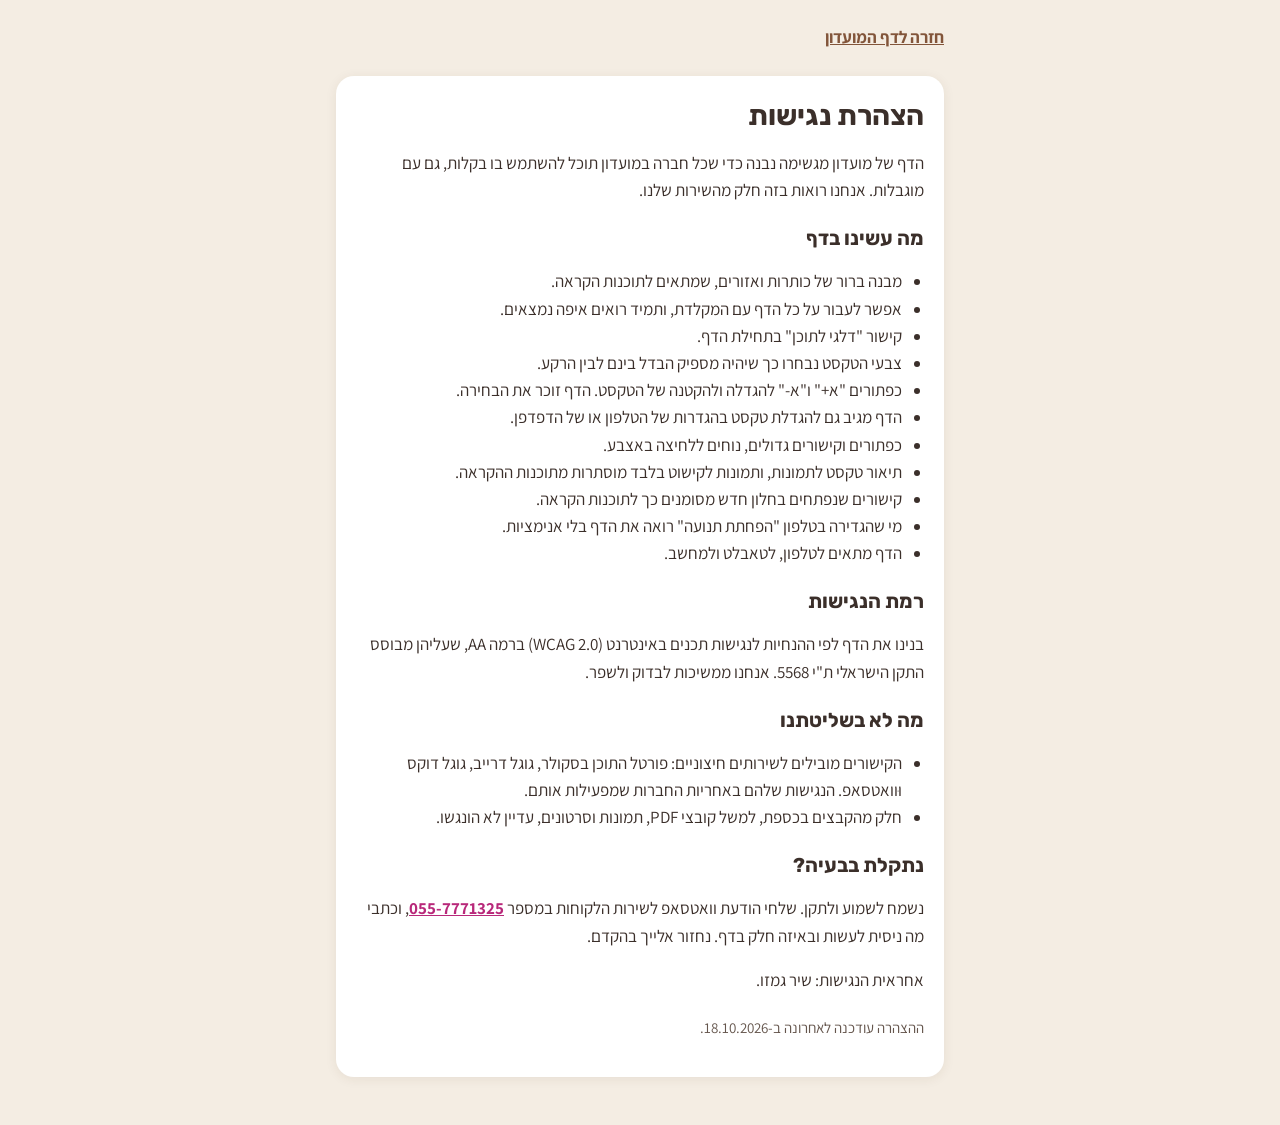
<file: accessibility.html>
<!doctype html>
<html lang="he" dir="rtl">
<head>
<meta charset="utf-8">
<meta name="viewport" content="width=device-width, initial-scale=1, viewport-fit=cover">
<meta name="robots" content="noindex, nofollow">
<title>הצהרת נגישות | אתר הבית של המועדון</title>
<meta name="theme-color" content="#f4ede3">
<link rel="icon" type="image/png" href="img/icon-180.png">
<link rel="preconnect" href="https://fonts.googleapis.com">
<link rel="preconnect" href="https://fonts.gstatic.com" crossorigin>
<link href="https://fonts.googleapis.com/css2?family=Assistant:wght@400;600;700&family=Rubik:wght@600;700&display=swap" rel="stylesheet">
<link rel="stylesheet" href="style.css?v=20261110">
<script>
  try { var fs = localStorage.getItem('magshima-fs'); if (fs) document.documentElement.setAttribute('data-fs', fs); } catch (e) {}
</script>
</head>
<body>
<a class="skip" href="#main">דלגי לתוכן</a>
<div class="wrap">
  <p style="margin:16px 0 0;"><a href="./" style="color:var(--brown);font-weight:700;display:inline-flex;min-height:44px;align-items:center;">חזרה לדף המועדון</a></p>

  <main id="main" tabindex="-1" class="doc">
    <h1>הצהרת נגישות</h1>
    <p>הדף של מועדון מגשימה נבנה כדי שכל חברה במועדון תוכל להשתמש בו בקלות, גם עם מוגבלות. אנחנו רואות בזה חלק מהשירות שלנו.</p>

    <h2>מה עשינו בדף</h2>
    <ul>
      <li>מבנה ברור של כותרות ואזורים, שמתאים לתוכנות הקראה.</li>
      <li>אפשר לעבור על כל הדף עם המקלדת, ותמיד רואים איפה נמצאים.</li>
      <li>קישור "דלגי לתוכן" בתחילת הדף.</li>
      <li>צבעי הטקסט נבחרו כך שיהיה מספיק הבדל בינם לבין הרקע.</li>
      <li>כפתורים "א+" ו"א-" להגדלה ולהקטנה של הטקסט. הדף זוכר את הבחירה.</li>
      <li>הדף מגיב גם להגדלת טקסט בהגדרות של הטלפון או של הדפדפן.</li>
      <li>כפתורים וקישורים גדולים, נוחים ללחיצה באצבע.</li>
      <li>תיאור טקסט לתמונות, ותמונות לקישוט בלבד מוסתרות מתוכנות ההקראה.</li>
      <li>קישורים שנפתחים בחלון חדש מסומנים כך לתוכנות הקראה.</li>
      <li>מי שהגדירה בטלפון "הפחתת תנועה" רואה את הדף בלי אנימציות.</li>
      <li>הדף מתאים לטלפון, לטאבלט ולמחשב.</li>
    </ul>

    <h2>רמת הנגישות</h2>
    <p>בנינו את הדף לפי ההנחיות לנגישות תכנים באינטרנט (WCAG 2.0) ברמה AA, שעליהן מבוסס התקן הישראלי ת"י 5568. אנחנו ממשיכות לבדוק ולשפר.</p>

    <h2>מה לא בשליטתנו</h2>
    <ul>
      <li>הקישורים מובילים לשירותים חיצוניים: פורטל התוכן בסקולר, גוגל דרייב, גוגל דוקס וּוואטסאפ. הנגישות שלהם באחריות החברות שמפעילות אותם.</li>
      <li>חלק מהקבצים בכספת, למשל קובצי PDF, תמונות וסרטונים, עדיין לא הונגשו.</li>
    </ul>

    <h2>נתקלת בבעיה?</h2>
    <p>נשמח לשמוע ולתקן. שלחי הודעת וואטסאפ לשירות הלקוחות במספר <a href="https://wa.me/972557771325">055-7771325</a>, וכתבי מה ניסית לעשות ובאיזה חלק בדף. נחזור אלייך בהקדם.</p>
    <p>אחראית הנגישות: שיר גמזו.</p>

    <p class="small" style="margin-top:22px;">ההצהרה עודכנה לאחרונה ב-18.10.2026.</p>
  </main>
</div>
</body>
</html>
</file>
<file: style.css>
/* מועדון מגשימה: עיצוב משותף לדף הבית ולהצהרת הנגישות.
   גדלי טקסט ב-rem, כדי שכפתור הגדלת הטקסט וההגדרות של הטלפון יגדילו הכול יחד.
   הצבעים נבדקו לניגודיות: טקסט רגיל 4.5:1 לפחות, טקסט גדול ומודגש על כפתור ורוד 3:1 לפחות. */
:root {
  --beige: #f4ede3;
  --beige-deep: #eadfce;
  --pink: #ec47a6;        /* צבע המותג: רקע לכפתורים גדולים ולאייקונים */
  --pink-ink: #b8287a;    /* ורוד לטקסט */
  --pink-soft: #fde6f2;
  --brown: #82553a;
  --ink: #3b2f2a;
  --muted: #65564d;
  --white: #ffffff;
  --line: #e7dccd;
  --radius: 18px;
  --shadow: 0 2px 12px rgba(80, 50, 30, .08);
  --nav-h: 64px;
}
html[data-fs="1"] { font-size: 112.5%; }
html[data-fs="2"] { font-size: 125%; }
html[data-fs="3"] { font-size: 137.5%; }
* { box-sizing: border-box; }
@media (prefers-reduced-motion: no-preference) { html { scroll-behavior: smooth; } }
body {
  margin: 0;
  background: var(--beige);
  color: var(--ink);
  font-family: "Assistant", Arial, sans-serif;
  font-size: 1.0625rem;
  line-height: 1.6;
  -webkit-text-size-adjust: 100%;
}
a { color: inherit; }
img { max-width: 100%; }
.wrap { max-width: 640px; margin: 0 auto; padding: 0 16px 48px; }
h1, h2, h3 { font-family: "Rubik", "Assistant", sans-serif; line-height: 1.25; margin: 0; }
h2 { font-size: 1.4375rem; display: flex; align-items: center; gap: 10px; }
h2 .ic { width: 36px; height: 36px; padding: 8px; border-radius: 50%; background: var(--pink); color: var(--white); flex: none; }
h3 { font-size: 1.125rem; }
.ic { width: 22px; height: 22px; stroke: currentColor; fill: none; stroke-width: 2; stroke-linecap: round; stroke-linejoin: round; flex: none; }
.small { font-size: .9375rem; color: var(--muted); }
.sr-only { position: absolute; width: 1px; height: 1px; padding: 0; margin: -1px; overflow: hidden; clip: rect(0 0 0 0); white-space: nowrap; border: 0; }
a:focus-visible, button:focus-visible, summary:focus-visible, input:focus-visible {
  outline: 3px solid var(--pink-ink); outline-offset: 3px; border-radius: 10px;
}

/* דלגי לתוכן */
.skip {
  position: absolute; top: -100px; right: 16px; z-index: 50; background: var(--ink); color: var(--white);
  padding: 10px 16px; border-radius: 10px; text-decoration: none; font-weight: 700;
}
.skip:focus { top: 10px; }

/* גודל טקסט */
.topbar { display: flex; justify-content: flex-end; align-items: center; gap: 8px; padding-top: 10px; }
.topbar .label { font-size: .875rem; color: var(--muted); }
.fs-btn {
  min-width: 44px; height: 44px; border-radius: 12px; border: 1px solid var(--line); background: var(--white);
  font-family: "Rubik", sans-serif; font-weight: 700; font-size: 1rem; color: var(--ink); cursor: pointer;
}
.fs-btn:disabled { opacity: .45; cursor: default; }

/* ראש הדף */
header { text-align: center; }
header h1 { margin: 2px 0 0; }
header .logo { width: 220px; max-width: 64%; height: auto; display: inline-block; }
header .site-name { display: block; font-family: "Rubik", sans-serif; font-weight: 700; font-size: 1.125rem; color: var(--brown); margin-top: 2px; }
.hero {
  background: linear-gradient(160deg, var(--white) 55%, #fbf3f7);
  border-radius: 22px; box-shadow: var(--shadow); padding: 20px 18px; margin-top: 12px;
  display: flex; gap: 16px; align-items: center; text-align: right;
}
.hero img { width: 108px; height: 108px; border-radius: 50%; object-fit: cover; flex: none; border: 4px solid var(--beige); box-shadow: 0 0 0 3px var(--pink-soft); }
.hero p { margin: 0; }
.hero .hi { font-family: "Rubik", sans-serif; font-weight: 700; font-size: 1.375rem; line-height: 1.3; margin-bottom: 6px; }
@media (max-width: 380px) { .hero { flex-direction: column; text-align: center; } }

/* כפתורים */
.btn {
  display: flex; align-items: center; justify-content: center; gap: 10px; min-height: 56px;
  padding: 14px 20px; border-radius: 999px; background: var(--pink); color: var(--white); text-decoration: none;
  font-family: "Rubik", sans-serif; font-weight: 700; font-size: 1.1875rem; box-shadow: 0 6px 18px rgba(236, 71, 166, .3);
}
.btn.big { font-size: 1.25rem; min-height: 60px; margin: 18px 0 6px; }
.btn:active { transform: translateY(1px); }
.btn-line {
  display: inline-flex; align-items: center; justify-content: center; gap: 8px; min-height: 44px; padding: 8px 16px;
  border-radius: 999px; border: 2px solid var(--pink-ink); color: var(--pink-ink); background: var(--white);
  font-weight: 700; text-decoration: none; font-size: 1rem; cursor: pointer; font-family: inherit;
}
.note { text-align: center; font-size: .9375rem; color: var(--muted); margin: 0; }
.note a { color: var(--brown); font-weight: 700; }

/* כרטיסים */
section { margin-top: 32px; scroll-margin-top: 12px; }
#start, #next { margin-top: 18px; }
section > h2 { margin-bottom: 12px; }
.card { background: var(--white); border-radius: var(--radius); box-shadow: var(--shadow); padding: 16px 18px; }
.stack > * + * { margin-top: 12px; }
.link { display: inline-flex; align-items: center; gap: 4px; margin-top: 8px; color: var(--pink-ink); font-weight: 700; text-decoration: none; min-height: 32px; }
.link .ic { width: 18px; height: 18px; }
.pill { background: var(--pink-soft); color: var(--pink-ink); font-weight: 700; font-size: .875rem; padding: 1px 10px; border-radius: 999px; }

/* חיפוש */
.search { margin-top: 18px; }
.search label { display: block; font-family: "Rubik", sans-serif; font-weight: 700; font-size: 1.125rem; margin-bottom: 8px; }
.search .field { position: relative; }
.search .field .ic { position: absolute; right: 14px; top: 50%; transform: translateY(-50%); color: var(--muted); pointer-events: none; }
.search input {
  width: 100%; min-height: 52px; border: 2px solid var(--line); border-radius: 14px; padding: 10px 46px 10px 14px;
  font-family: inherit; font-size: 1.0625rem; color: var(--ink); background: var(--white);
}
.search input::placeholder { color: #8a7a70; }
.search input:focus { border-color: var(--pink-ink); outline: none; }
.search .hint { margin: 8px 2px 0; }
.results { list-style: none; margin: 10px 0 0; padding: 0; }
.results li + li { border-top: 1px solid var(--line); }
.results a { display: flex; gap: 12px; align-items: center; padding: 10px 2px; text-decoration: none; min-height: 52px; }
.results .kind { width: 38px; height: 38px; border-radius: 10px; background: var(--pink-soft); color: var(--pink-ink); display: grid; place-items: center; flex: none; }
.results .kind.d { background: #fdf0d8; color: #8a5a10; }
.results .kind.f { background: #e9eef8; color: #2f4f86; }
.results .kind .ic { width: 20px; height: 20px; }
.results .t { display: block; font-weight: 700; line-height: 1.35; overflow-wrap: anywhere; }
.results .p { display: block; font-size: .875rem; color: var(--muted); overflow-wrap: anywhere; }
.results .type { font-size: .8125rem; font-weight: 700; color: var(--brown); white-space: nowrap; margin-inline-start: auto; }
.status { margin: 10px 2px 0; font-size: .9375rem; color: var(--muted); }

/* ההמלצה השבועית: בלי מסגרת, רק רקע לבן-ורוד עדין */
.weekly { background: linear-gradient(160deg, var(--white) 50%, #fdeef6); }
.weekly .label { display: block; font-size: .875rem; font-weight: 700; color: var(--pink-ink); }
.weekly h3 { font-size: 1.3125rem; margin: 2px 0 8px; }
.weekly p { margin: 0 0 8px; }
.weekly .btn { margin-top: 14px; }

/* הדבר הבא */
.next { border: 2px solid var(--pink-soft); background: linear-gradient(160deg, var(--white) 50%, #fdeef6); }
.next .label { font-size: .875rem; font-weight: 700; color: var(--pink-ink); letter-spacing: .02em; }
.next h3 { font-size: 1.3125rem; margin: 2px 0 4px; }
.next .when { display: flex; flex-wrap: wrap; align-items: center; gap: 6px 10px; }
.next .count { background: var(--pink); color: var(--white); font-weight: 700; padding: 2px 12px; border-radius: 999px; font-size: 1rem; }
.next .actions { display: flex; flex-wrap: wrap; gap: 8px; margin-top: 12px; }

/* התחילי כאן */
.start ol { list-style: none; margin: 10px 0 0; padding: 0; counter-reset: s; }
.start li { counter-increment: s; display: flex; gap: 12px; align-items: flex-start; padding: 8px 0; }
.start li::before {
  content: counter(s); flex: none; width: 34px; height: 34px; border-radius: 50%; background: var(--pink); color: var(--white);
  display: grid; place-items: center; font-family: "Rubik", sans-serif; font-weight: 700;
}
.start li a { color: var(--pink-ink); font-weight: 700; }
.start .hide { margin-top: 8px; background: none; border: 0; color: var(--muted); text-decoration: underline; font-family: inherit; font-size: .9375rem; cursor: pointer; min-height: 44px; padding: 0 4px; }

/* ניווט בדף */
nav.chips { display: flex; flex-wrap: wrap; justify-content: center; gap: 8px; margin: 22px 0 4px; }
nav.chips a {
  display: inline-flex; align-items: center; min-height: 44px; text-decoration: none; background: var(--white); border: 1px solid var(--line);
  padding: 6px 16px; border-radius: 999px; font-size: .9375rem; font-weight: 700; color: var(--brown);
}

/* עדכונים: כל עדכון הוא חלון נפתח עם חץ, ו"לחצי לפירוט" קטן ליד הכותרת */
.update { border-right: 5px solid var(--pink); }
.update summary::after, .update[open] summary::after { content: none; }
.update .t { display: block; }
.update .meta { display: flex; align-items: center; gap: 8px; margin-bottom: 2px; font-weight: 400; }
.update h3::after {
  content: "לחצי לפירוט"; display: inline-block; margin-inline-start: 8px;
  font-family: "Assistant", sans-serif; font-size: .875rem; font-weight: 700; color: var(--pink-ink);
}
.update[open] h3::after { content: "לסגירה"; }
.update .link { margin-top: 0; }
.older { margin-top: 12px; }

/* חלונות (תוכנית החודש ושאלות נפוצות) */
details { background: var(--white); border-radius: 14px; box-shadow: var(--shadow); }
details + details { margin-top: 10px; }
summary {
  cursor: pointer; list-style: none; padding: 14px 18px; font-weight: 700; min-height: 52px;
  display: flex; justify-content: space-between; align-items: center; gap: 10px;
}
summary::-webkit-details-marker { display: none; }
summary::after { content: "+"; font-size: 1.375rem; color: var(--pink-ink); font-weight: 700; line-height: 1; }
details[open] summary::after { content: "−"; }
details .answer { padding: 0 18px 16px; }
details .answer p { margin: 0 0 8px; }
details ol, details ul { margin: 4px 0 8px; padding-right: 22px; }
details li + li { margin-top: 6px; }
.answer a { color: var(--pink-ink); font-weight: 700; }
.group-title { font-weight: 700; color: var(--brown); font-size: .9375rem; margin: 4px 0 0; }
.plan { border-right: 5px solid var(--pink); }
.plan summary { font-family: "Rubik", "Assistant", sans-serif; font-size: 1.125rem; }
.plan summary::after, .plan[open] summary::after { content: none; }
.plan .t { display: flex; flex-wrap: wrap; align-items: center; gap: 4px 10px; }
.plan .when { font-family: "Assistant", sans-serif; font-size: .875rem; font-weight: 700; color: var(--pink-ink); background: var(--pink-soft); padding: 1px 10px; border-radius: 999px; }
.plan .arrow, .update .arrow { width: 24px; height: 24px; color: var(--pink-ink); transition: transform .2s; }
.plan[open] .arrow, .update[open] .arrow { transform: rotate(180deg); }
.plan .link { margin-top: 0; }

/* מה יש במועדון */
.tiles { display: grid; grid-template-columns: 1fr 1fr; gap: 12px; }
.tile { display: flex; flex-direction: column; gap: 6px; text-decoration: none; padding: 16px; }
.tile .ic { width: 42px; height: 42px; padding: 10px; border-radius: 12px; background: var(--pink-soft); color: var(--pink-ink); }
.tile p { margin: 0; font-size: .9375rem; color: var(--muted); }
.tile .go { margin-top: auto; padding-top: 4px; color: var(--pink-ink); font-weight: 700; font-size: .9375rem; }
.tile.info .go { color: var(--muted); }

/* קוד קופון בולט, מעל הכפתור (הטבת גבולות בגן). בלי מסגרת: רקע ורוד בהיר בלבד. */
.coupon { margin: 14px 0 16px; padding: 14px 16px; border-radius: 14px; background: var(--pink-soft); text-align: center; }
.coupon .label { display: block; font-size: .9375rem; font-weight: 700; color: var(--pink-ink); }
.coupon .code { display: block; font-family: "Rubik", sans-serif; font-size: 2.125rem; font-weight: 800; line-height: 1.25; color: var(--pink-ink); letter-spacing: .03em; }
@media (max-width: 340px) { .tiles { grid-template-columns: 1fr; } }

/* קישורים עם אייקון (כספת) */
.links { list-style: none; margin: 0; padding: 0; }
.links li + li { border-top: 1px solid var(--line); }
.links a { display: flex; align-items: center; gap: 12px; padding: 8px 2px; min-height: 56px; text-decoration: none; font-weight: 700; }
.links .chev { width: 18px; height: 18px; color: var(--pink-ink); margin-inline-start: auto; }
.fi { width: 40px; height: 40px; border-radius: 12px; display: grid; place-items: center; flex: none; }
.fi .ic { width: 20px; height: 20px; }
.fi.c1 { background: #fde6f2; color: #a8226c; }
.fi.c2 { background: #f3e6d8; color: #7a4e33; }
.fi.c3 { background: #fff1c7; color: #7d5a00; }
.fi.c4 { background: #ffe6d1; color: #94430b; }
.fi.c5 { background: #e2f1e6; color: #2f6b3f; }
.fi.c6 { background: #fde2e2; color: #a12d2d; }

/* ערכות למידה */
.kits { display: grid; grid-template-columns: 1fr 1fr; gap: 12px; margin-top: 8px; }
.kit { padding: 0; overflow: hidden; text-decoration: none; display: flex; flex-direction: column; }
.kit img { width: 100%; height: auto; aspect-ratio: 4 / 3; object-fit: cover; display: block; background: var(--beige-deep); }
.kit .name { font-weight: 700; padding: 8px 12px 0; line-height: 1.3; }
.kit .age { font-size: .875rem; color: var(--muted); padding: 0 12px 10px; }
.kits-group { font-family: "Rubik", sans-serif; font-weight: 700; color: var(--brown); font-size: 1rem; margin: 18px 2px 0; }

/* תחתית */
footer { text-align: center; margin-top: 40px; color: var(--muted); }
footer .quote { font-family: "Rubik", sans-serif; font-weight: 600; font-size: 1.1875rem; color: var(--brown); margin: 0 0 14px; }
footer p { margin: 2px 0; }
footer .sign { color: var(--ink); font-weight: 700; }
footer .links-row { margin-top: 16px; display: flex; flex-wrap: wrap; justify-content: center; gap: 4px 18px; }
footer .links-row a { color: var(--brown); font-weight: 700; display: inline-flex; align-items: center; min-height: 44px; }

/* סרגל כפתורים קבוע בטלפון */
.bottom-nav { display: none; }
@media (max-width: 760px) {
  body { padding-bottom: calc(var(--nav-h) + env(safe-area-inset-bottom)); }
  .bottom-nav {
    display: flex; position: fixed; bottom: 0; left: 0; right: 0; z-index: 40; background: var(--white);
    border-top: 1px solid var(--line); box-shadow: 0 -4px 16px rgba(80, 50, 30, .08);
    padding: 4px 4px env(safe-area-inset-bottom);
  }
  .bottom-nav a {
    flex: 1; display: flex; flex-direction: column; align-items: center; justify-content: center; gap: 2px;
    min-height: var(--nav-h); text-decoration: none; color: var(--ink); font-size: .8125rem; font-weight: 700; border-radius: 12px;
  }
  .bottom-nav a .ic { width: 24px; height: 24px; color: var(--pink-ink); }
  .bottom-nav a.main .ic { background: var(--pink); color: var(--white); border-radius: 50%; padding: 5px; width: 32px; height: 32px; }
}

/* תנועה עדינה בגלילה (רק כשהטלפון לא ביקש להפחית תנועה) */
html.anim .reveal { opacity: 0; transform: translateY(16px); transition: opacity .5s ease, transform .5s ease; }
html.anim .reveal.in { opacity: 1; transform: none; }

/* הצהרת נגישות */
.doc { background: var(--white); border-radius: var(--radius); box-shadow: var(--shadow); padding: 22px 20px; margin-top: 16px; }
.doc h1 { font-size: 1.75rem; margin-bottom: 8px; }
.doc h2 { font-size: 1.25rem; margin: 22px 0 6px; }
.doc ul { padding-right: 22px; }
.doc a { color: var(--pink-ink); font-weight: 700; }
</file>
